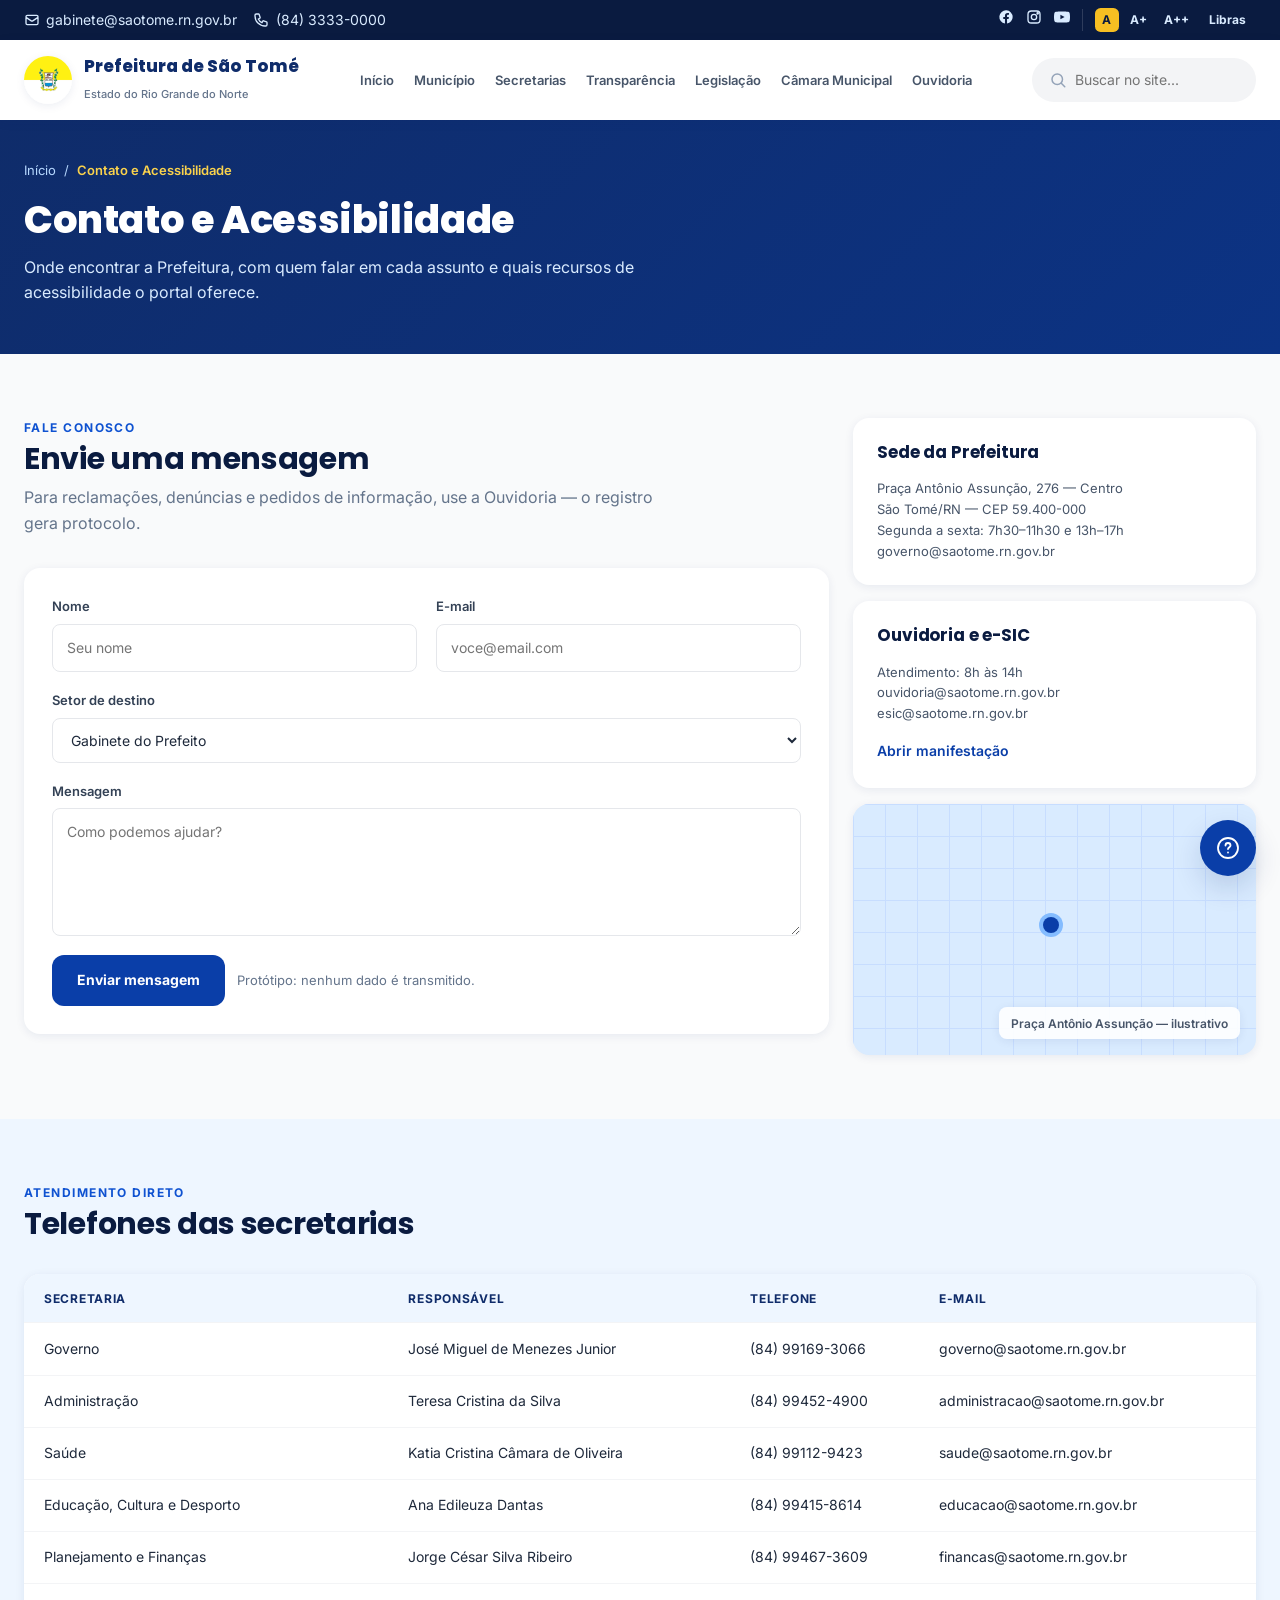
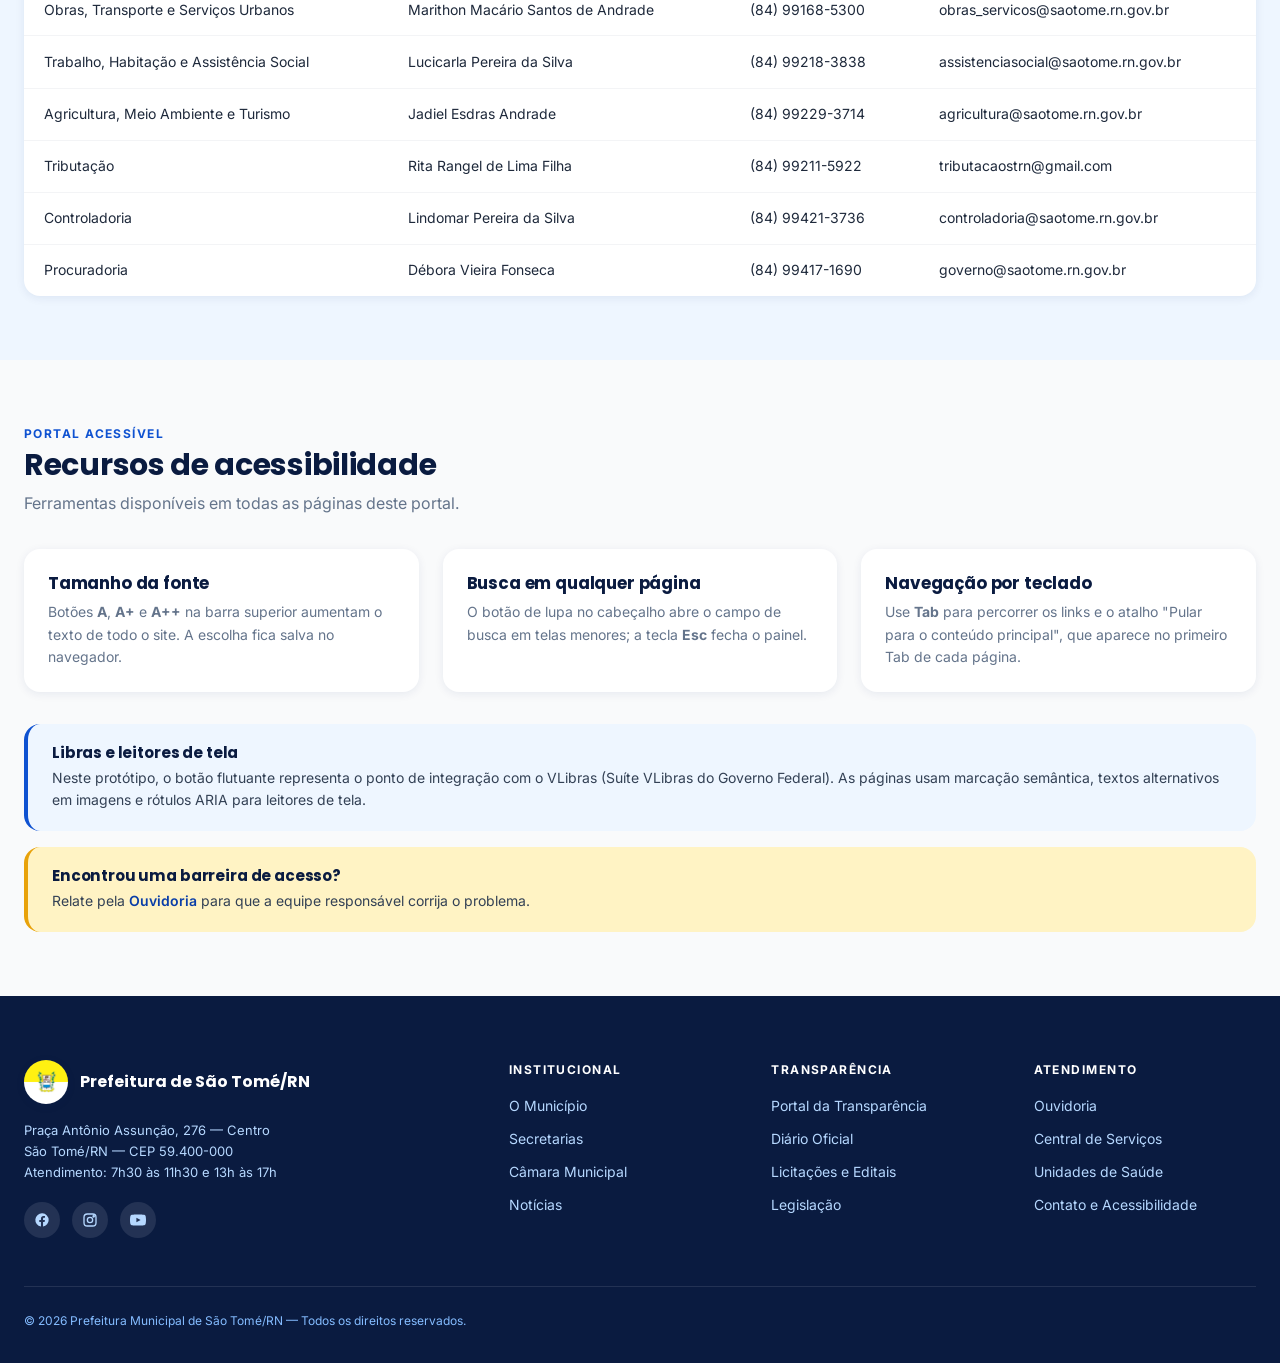
<file: contato.html>
<!DOCTYPE html>
<html lang="pt-BR">
<head>
<meta charset="UTF-8">
<meta name="viewport" content="width=device-width, initial-scale=1.0">
<title>Contato e Acessibilidade — Prefeitura Municipal de São Tomé/RN</title>
<meta name="description" content="Endereço, horários, telefones e recursos de acessibilidade do portal da Prefeitura de São Tomé/RN.">
<link rel="preconnect" href="https://fonts.googleapis.com">
<link rel="preconnect" href="https://fonts.gstatic.com" crossorigin>
<link href="https://fonts.googleapis.com/css2?family=Inter:wght@400;500;600;700;800&family=Poppins:wght@600;700;800&display=swap" rel="stylesheet">
<link rel="icon" href="assets/img/brasao-sao-tome.png">
<link rel="stylesheet" href="assets/css/site.css">
<script src="assets/js/site.js" defer></script>
</head>
<body data-page="contato">

<main id="conteudo">

  <section class="page-hero">
    <div class="container">
      <nav class="breadcrumb" aria-label="Você está em">
        <a href="index.html">Início</a> <span>/</span> <span aria-current="page">Contato e Acessibilidade</span>
      </nav>
      <h1>Contato e Acessibilidade</h1>
      <p>Onde encontrar a Prefeitura, com quem falar em cada assunto e quais recursos de acessibilidade o portal oferece.</p>
    </div>
  </section>

  <section class="section">
    <div class="container">
      <div class="grid grid--sidebar">

        <div>
          <div class="section-head">
            <p class="eyebrow">Fale conosco</p>
            <h2 class="section-title">Envie uma mensagem</h2>
            <p class="lead">Para reclamações, denúncias e pedidos de informação, use a <a href="ouvidoria.html">Ouvidoria</a> — o registro gera protocolo.</p>
          </div>

          <form class="form" data-mock-form>
            <p class="form-status" role="status"></p>
            <div class="form__row">
              <div class="field">
                <label for="c-nome">Nome</label>
                <input id="c-nome" type="text" placeholder="Seu nome" required>
              </div>
              <div class="field">
                <label for="c-email">E-mail</label>
                <input id="c-email" type="email" placeholder="voce@email.com" required>
              </div>
            </div>
            <div class="field">
              <label for="c-setor">Setor de destino</label>
              <select id="c-setor">
                <option>Gabinete do Prefeito</option>
                <option>Administração</option>
                <option>Saúde</option>
                <option>Educação, Cultura e Desporto</option>
                <option>Obras, Transporte e Serviços Urbanos</option>
                <option>Tributação</option>
                <option>Assistência Social</option>
              </select>
            </div>
            <div class="field">
              <label for="c-mensagem">Mensagem</label>
              <textarea id="c-mensagem" placeholder="Como podemos ajudar?" required></textarea>
            </div>
            <div class="row">
              <button class="btn btn--primary" type="submit">Enviar mensagem</button>
              <span class="small muted">Protótipo: nenhum dado é transmitido.</span>
            </div>
          </form>
        </div>

        <aside class="stack">
          <div class="card">
            <div class="card__body">
              <h3 class="card__title">Sede da Prefeitura</h3>
              <p class="meta-line mt-2">Praça Antônio Assunção, 276 — Centro<br>São Tomé/RN — CEP 59.400-000</p>
              <p class="meta-line">Segunda a sexta: 7h30–11h30 e 13h–17h</p>
              <p class="meta-line"><a href="mailto:governo@saotome.rn.gov.br">governo@saotome.rn.gov.br</a></p>
            </div>
          </div>
          <div class="card">
            <div class="card__body">
              <h3 class="card__title">Ouvidoria e e-SIC</h3>
              <p class="meta-line mt-2">Atendimento: 8h às 14h</p>
              <p class="meta-line"><a href="mailto:ouvidoria@saotome.rn.gov.br">ouvidoria@saotome.rn.gov.br</a></p>
              <p class="meta-line"><a href="mailto:esic@saotome.rn.gov.br">esic@saotome.rn.gov.br</a></p>
              <a class="link-more mt-2" href="ouvidoria.html">Abrir manifestação</a>
            </div>
          </div>
          <div class="map-mock">
            <span class="map-pin map-pin--pulse" style="top:45%; left:47%"></span>
            <span class="map-mock__tag">Praça Antônio Assunção — ilustrativo</span>
          </div>
        </aside>

      </div>
    </div>
  </section>

  <!-- Telefones por secretaria -->
  <section class="section section--soft">
    <div class="container">
      <div class="section-head">
        <p class="eyebrow">Atendimento direto</p>
        <h2 class="section-title">Telefones das secretarias</h2>
      </div>
      <div class="table-wrap">
        <table class="data">
          <caption class="sr-only">Telefones e e-mails das secretarias municipais</caption>
          <thead>
            <tr><th scope="col">Secretaria</th><th scope="col">Responsável</th><th scope="col">Telefone</th><th scope="col">E-mail</th></tr>
          </thead>
          <tbody>
            <tr><td>Governo</td><td>José Miguel de Menezes Junior</td><td>(84) 99169-3066</td><td>governo@saotome.rn.gov.br</td></tr>
            <tr><td>Administração</td><td>Teresa Cristina da Silva</td><td>(84) 99452-4900</td><td>administracao@saotome.rn.gov.br</td></tr>
            <tr><td>Saúde</td><td>Katia Cristina Câmara de Oliveira</td><td>(84) 99112-9423</td><td>saude@saotome.rn.gov.br</td></tr>
            <tr><td>Educação, Cultura e Desporto</td><td>Ana Edileuza Dantas</td><td>(84) 99415-8614</td><td>educacao@saotome.rn.gov.br</td></tr>
            <tr><td>Planejamento e Finanças</td><td>Jorge César Silva Ribeiro</td><td>(84) 99467-3609</td><td>financas@saotome.rn.gov.br</td></tr>
            <tr><td>Obras, Transporte e Serviços Urbanos</td><td>Marithon Macário Santos de Andrade</td><td>(84) 99168-5300</td><td>obras_servicos@saotome.rn.gov.br</td></tr>
            <tr><td>Trabalho, Habitação e Assistência Social</td><td>Lucicarla Pereira da Silva</td><td>(84) 99218-3838</td><td>assistenciasocial@saotome.rn.gov.br</td></tr>
            <tr><td>Agricultura, Meio Ambiente e Turismo</td><td>Jadiel Esdras Andrade</td><td>(84) 99229-3714</td><td>agricultura@saotome.rn.gov.br</td></tr>
            <tr><td>Tributação</td><td>Rita Rangel de Lima Filha</td><td>(84) 99211-5922</td><td>tributacaostrn@gmail.com</td></tr>
            <tr><td>Controladoria</td><td>Lindomar Pereira da Silva</td><td>(84) 99421-3736</td><td>controladoria@saotome.rn.gov.br</td></tr>
            <tr><td>Procuradoria</td><td>Débora Vieira Fonseca</td><td>(84) 99417-1690</td><td>governo@saotome.rn.gov.br</td></tr>
          </tbody>
        </table>
      </div>
    </div>
  </section>

  <!-- Acessibilidade -->
  <section class="section" id="acessibilidade">
    <div class="container">
      <div class="section-head">
        <p class="eyebrow">Portal acessível</p>
        <h2 class="section-title">Recursos de acessibilidade</h2>
        <p class="lead">Ferramentas disponíveis em todas as páginas deste portal.</p>
      </div>

      <div class="grid grid--3 mb-4">
        <div class="card">
          <div class="card__body">
            <h3 class="card__title">Tamanho da fonte</h3>
            <p class="card__text">Botões <strong>A</strong>, <strong>A+</strong> e <strong>A++</strong> na barra superior aumentam o texto de todo o site. A escolha fica salva no navegador.</p>
          </div>
        </div>
        <div class="card">
          <div class="card__body">
            <h3 class="card__title">Busca em qualquer página</h3>
            <p class="card__text">O botão de lupa no cabeçalho abre o campo de busca em telas menores; a tecla <strong>Esc</strong> fecha o painel.</p>
          </div>
        </div>
        <div class="card">
          <div class="card__body">
            <h3 class="card__title">Navegação por teclado</h3>
            <p class="card__text">Use <strong>Tab</strong> para percorrer os links e o atalho "Pular para o conteúdo principal", que aparece no primeiro Tab de cada página.</p>
          </div>
        </div>
      </div>

      <div class="callout">
        <div>
          <h3>Libras e leitores de tela</h3>
          <p>Neste protótipo, o botão flutuante representa o ponto de integração com o VLibras (Suíte VLibras do Governo Federal). As páginas usam marcação semântica, textos alternativos em imagens e rótulos ARIA para leitores de tela.</p>
        </div>
      </div>

      <div class="callout callout--accent mt-2">
        <div>
          <h3>Encontrou uma barreira de acesso?</h3>
          <p>Relate pela <a class="link-more" href="ouvidoria.html">Ouvidoria</a> para que a equipe responsável corrija o problema.</p>
        </div>
      </div>
    </div>
  </section>

</main>

</body>
</html>
</file>
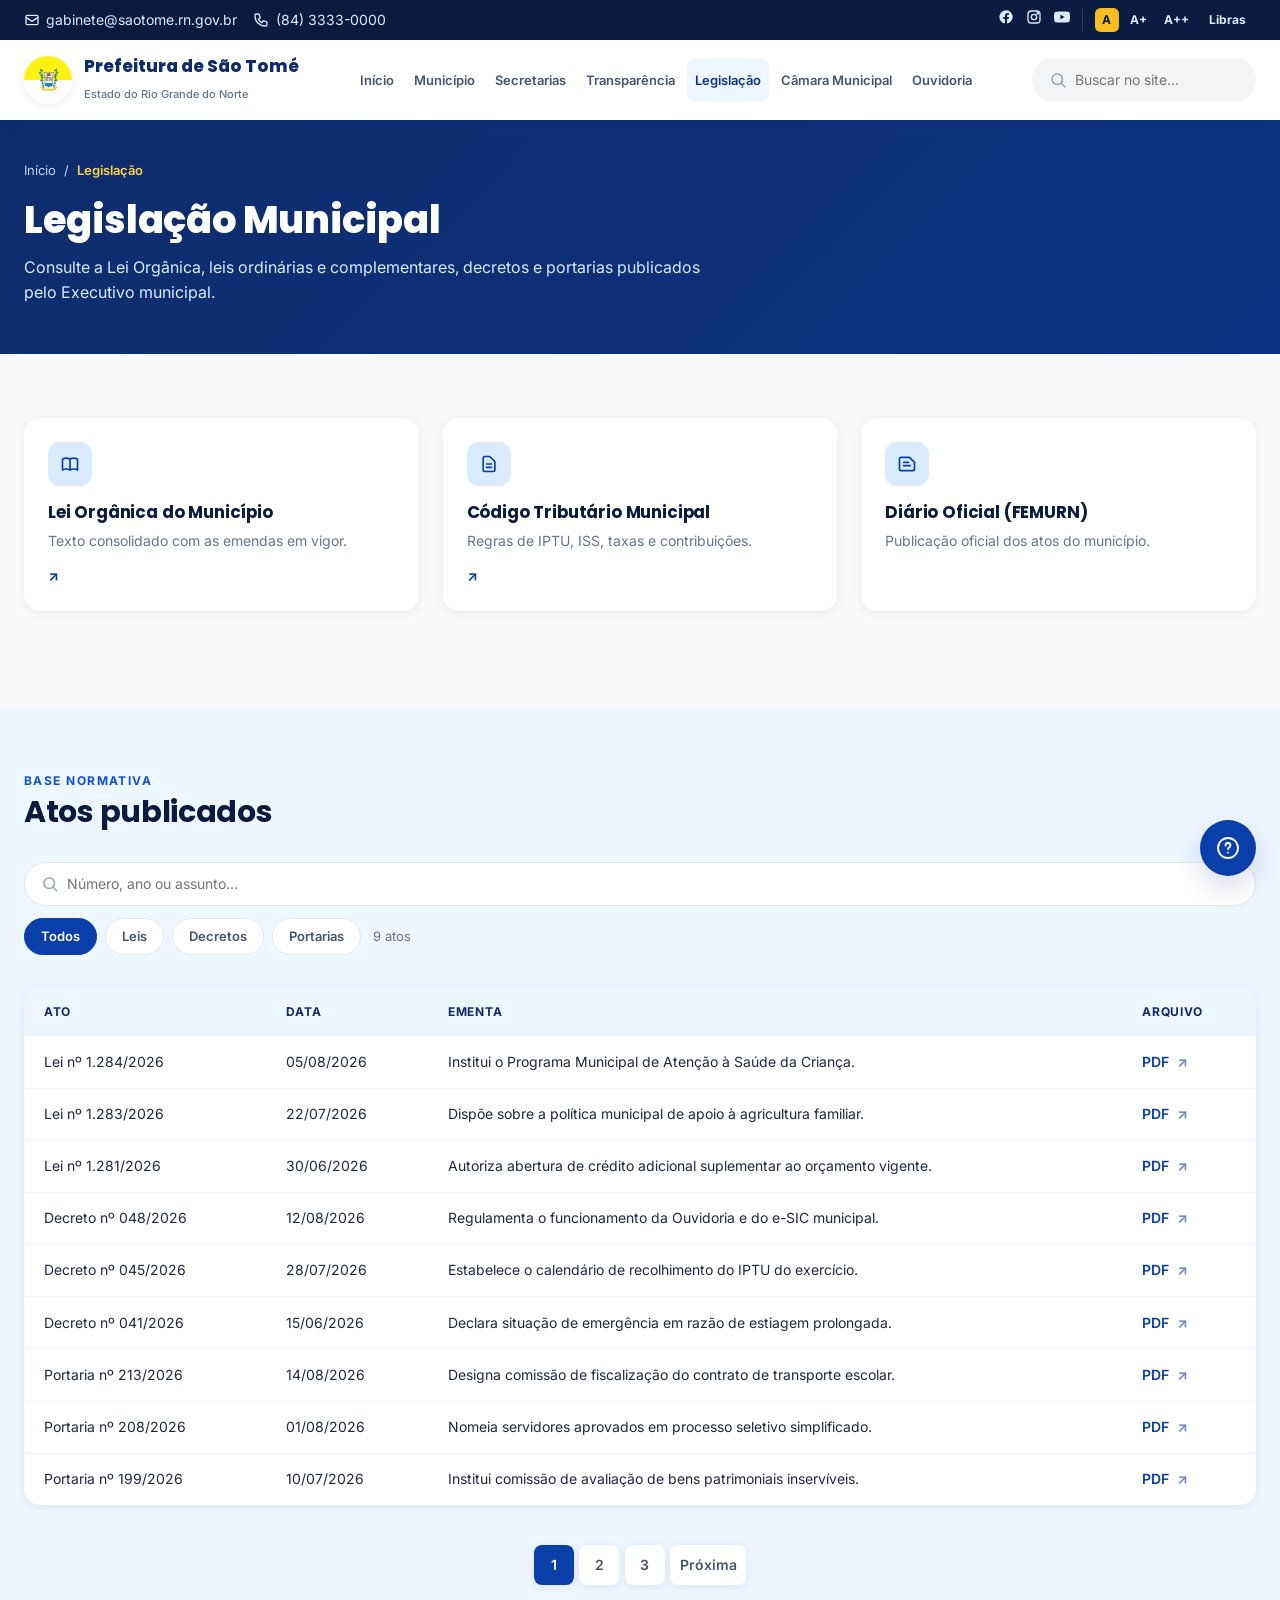
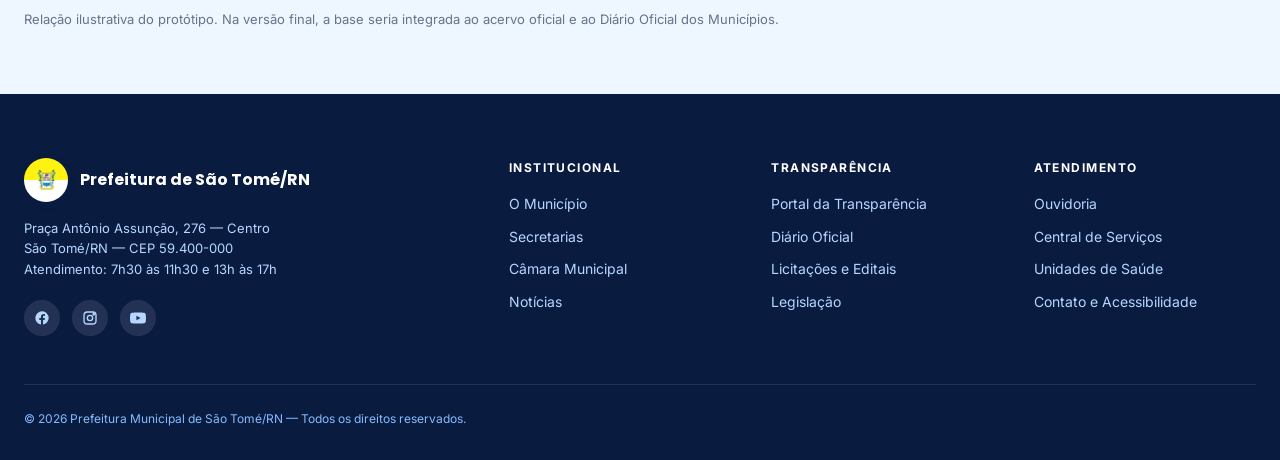
<file: legislacao.html>
<!DOCTYPE html>
<html lang="pt-BR">
<head>
<meta charset="UTF-8">
<meta name="viewport" content="width=device-width, initial-scale=1.0">
<title>Legislação Municipal — Prefeitura Municipal de São Tomé/RN</title>
<meta name="description" content="Leis, decretos, portarias e demais atos normativos do município de São Tomé/RN.">
<link rel="preconnect" href="https://fonts.googleapis.com">
<link rel="preconnect" href="https://fonts.gstatic.com" crossorigin>
<link href="https://fonts.googleapis.com/css2?family=Inter:wght@400;500;600;700;800&family=Poppins:wght@600;700;800&display=swap" rel="stylesheet">
<link rel="icon" href="assets/img/brasao-sao-tome.png">
<link rel="stylesheet" href="assets/css/site.css">
<script src="assets/js/site.js" defer></script>
</head>
<body data-page="legislacao">

<main id="conteudo">

  <section class="page-hero">
    <div class="container">
      <nav class="breadcrumb" aria-label="Você está em">
        <a href="index.html">Início</a> <span>/</span> <span aria-current="page">Legislação</span>
      </nav>
      <h1>Legislação Municipal</h1>
      <p>Consulte a Lei Orgânica, leis ordinárias e complementares, decretos e portarias publicados pelo Executivo municipal.</p>
    </div>
  </section>

  <section class="section">
    <div class="container">
      <div class="grid grid--3 mb-4">
        <a class="card card--hover ext" href="https://www.diariomunicipal.com.br/femurn/" target="_blank" rel="noopener">
          <div class="card__body">
            <span class="card__icon"><svg width="20" height="20" viewBox="0 0 24 24" fill="none" stroke="currentColor" stroke-width="2"><path stroke-linecap="round" stroke-linejoin="round" d="M12 6.253v13m0-13C10.8 5.5 9.2 5 7.5 5S4.2 5.5 3 6.253v13C4.2 18.5 5.8 18 7.5 18s3.3.5 4.5 1.253m0-13C13.2 5.5 14.8 5 16.5 5s3.3.5 4.5 1.253v13C19.8 18.5 18.2 18 16.5 18s-3.3.5-4.5 1.253"/></svg></span>
            <h3 class="card__title">Lei Orgânica do Município</h3>
            <p class="card__text">Texto consolidado com as emendas em vigor.</p>
          </div>
        </a>
        <a class="card card--hover ext" href="https://www.diariomunicipal.com.br/femurn/" target="_blank" rel="noopener">
          <div class="card__body">
            <span class="card__icon"><svg width="20" height="20" viewBox="0 0 24 24" fill="none" stroke="currentColor" stroke-width="2"><path stroke-linecap="round" stroke-linejoin="round" d="M9 12h6m-6 4h6m2 5H7a2 2 0 01-2-2V5a2 2 0 012-2h5.586a1 1 0 01.707.293l5.414 5.414a1 1 0 01.293.707V19a2 2 0 01-2 2z"/></svg></span>
            <h3 class="card__title">Código Tributário Municipal</h3>
            <p class="card__text">Regras de IPTU, ISS, taxas e contribuições.</p>
          </div>
        </a>
        <a class="card card--hover" href="https://www.diariomunicipal.com.br/femurn/" target="_blank" rel="noopener">
          <div class="card__body">
            <span class="card__icon"><svg width="20" height="20" viewBox="0 0 24 24" fill="none" stroke="currentColor" stroke-width="2"><path stroke-linecap="round" stroke-linejoin="round" d="M19 20H5a2 2 0 01-2-2V6a2 2 0 012-2h10l6 6v8a2 2 0 01-2 2zM8 10h6M8 14h8"/></svg></span>
            <h3 class="card__title">Diário Oficial (FEMURN)</h3>
            <p class="card__text">Publicação oficial dos atos do município.</p>
          </div>
        </a>
      </div>
    </div>
  </section>

  <section class="section section--soft">
    <div class="container" data-filter-scope>
      <div class="section-head">
        <p class="eyebrow">Base normativa</p>
        <h2 class="section-title">Atos publicados</h2>
      </div>

      <div class="filter-bar">
        <form class="search" role="search">
          <label class="sr-only" for="filtro-leis">Buscar ato normativo</label>
          <svg width="18" height="18" viewBox="0 0 24 24" fill="none" stroke="currentColor" stroke-width="2"><circle cx="11" cy="11" r="7"/><path stroke-linecap="round" d="M21 21l-4.3-4.3"/></svg>
          <input id="filtro-leis" type="search" placeholder="Número, ano ou assunto..." data-filter-input>
        </form>
        <div class="chips" role="group" aria-label="Filtrar por tipo de ato">
          <button class="chip" type="button" data-filter="all" aria-pressed="true">Todos</button>
          <button class="chip" type="button" data-filter="lei" aria-pressed="false">Leis</button>
          <button class="chip" type="button" data-filter="decreto" aria-pressed="false">Decretos</button>
          <button class="chip" type="button" data-filter="portaria" aria-pressed="false">Portarias</button>
        </div>
        <p class="small muted"><span data-filter-count>9</span> atos</p>
      </div>

      <div class="table-wrap">
        <table class="data">
          <caption class="sr-only">Atos normativos publicados</caption>
          <thead>
            <tr><th scope="col">Ato</th><th scope="col">Data</th><th scope="col">Ementa</th><th scope="col">Arquivo</th></tr>
          </thead>
          <tbody>
            <tr data-item data-category="lei"><td>Lei nº 1.284/2026</td><td>05/08/2026</td><td>Institui o Programa Municipal de Atenção à Saúde da Criança.</td><td><a class="link-more ext" href="https://www.diariomunicipal.com.br/femurn/" target="_blank" rel="noopener">PDF</a></td></tr>
            <tr data-item data-category="lei"><td>Lei nº 1.283/2026</td><td>22/07/2026</td><td>Dispõe sobre a política municipal de apoio à agricultura familiar.</td><td><a class="link-more ext" href="https://www.diariomunicipal.com.br/femurn/" target="_blank" rel="noopener">PDF</a></td></tr>
            <tr data-item data-category="lei"><td>Lei nº 1.281/2026</td><td>30/06/2026</td><td>Autoriza abertura de crédito adicional suplementar ao orçamento vigente.</td><td><a class="link-more ext" href="https://www.diariomunicipal.com.br/femurn/" target="_blank" rel="noopener">PDF</a></td></tr>
            <tr data-item data-category="decreto"><td>Decreto nº 048/2026</td><td>12/08/2026</td><td>Regulamenta o funcionamento da Ouvidoria e do e-SIC municipal.</td><td><a class="link-more ext" href="https://www.diariomunicipal.com.br/femurn/" target="_blank" rel="noopener">PDF</a></td></tr>
            <tr data-item data-category="decreto"><td>Decreto nº 045/2026</td><td>28/07/2026</td><td>Estabelece o calendário de recolhimento do IPTU do exercício.</td><td><a class="link-more ext" href="https://www.diariomunicipal.com.br/femurn/" target="_blank" rel="noopener">PDF</a></td></tr>
            <tr data-item data-category="decreto"><td>Decreto nº 041/2026</td><td>15/06/2026</td><td>Declara situação de emergência em razão de estiagem prolongada.</td><td><a class="link-more ext" href="https://www.diariomunicipal.com.br/femurn/" target="_blank" rel="noopener">PDF</a></td></tr>
            <tr data-item data-category="portaria"><td>Portaria nº 213/2026</td><td>14/08/2026</td><td>Designa comissão de fiscalização do contrato de transporte escolar.</td><td><a class="link-more ext" href="https://www.diariomunicipal.com.br/femurn/" target="_blank" rel="noopener">PDF</a></td></tr>
            <tr data-item data-category="portaria"><td>Portaria nº 208/2026</td><td>01/08/2026</td><td>Nomeia servidores aprovados em processo seletivo simplificado.</td><td><a class="link-more ext" href="https://www.diariomunicipal.com.br/femurn/" target="_blank" rel="noopener">PDF</a></td></tr>
            <tr data-item data-category="portaria"><td>Portaria nº 199/2026</td><td>10/07/2026</td><td>Institui comissão de avaliação de bens patrimoniais inservíveis.</td><td><a class="link-more ext" href="https://www.diariomunicipal.com.br/femurn/" target="_blank" rel="noopener">PDF</a></td></tr>
          </tbody>
        </table>
      </div>

      <p class="empty-state">Nenhum ato encontrado com esses filtros.</p>

      <div class="pagination">
        <span class="is-current">1</span>
        <a href="#">2</a>
        <a href="#">3</a>
        <a href="#">Próxima</a>
      </div>

      <p class="small muted mt-3">Relação ilustrativa do protótipo. Na versão final, a base seria integrada ao acervo oficial e ao Diário Oficial dos Municípios.</p>
    </div>
  </section>

</main>

</body>
</html>
</file>
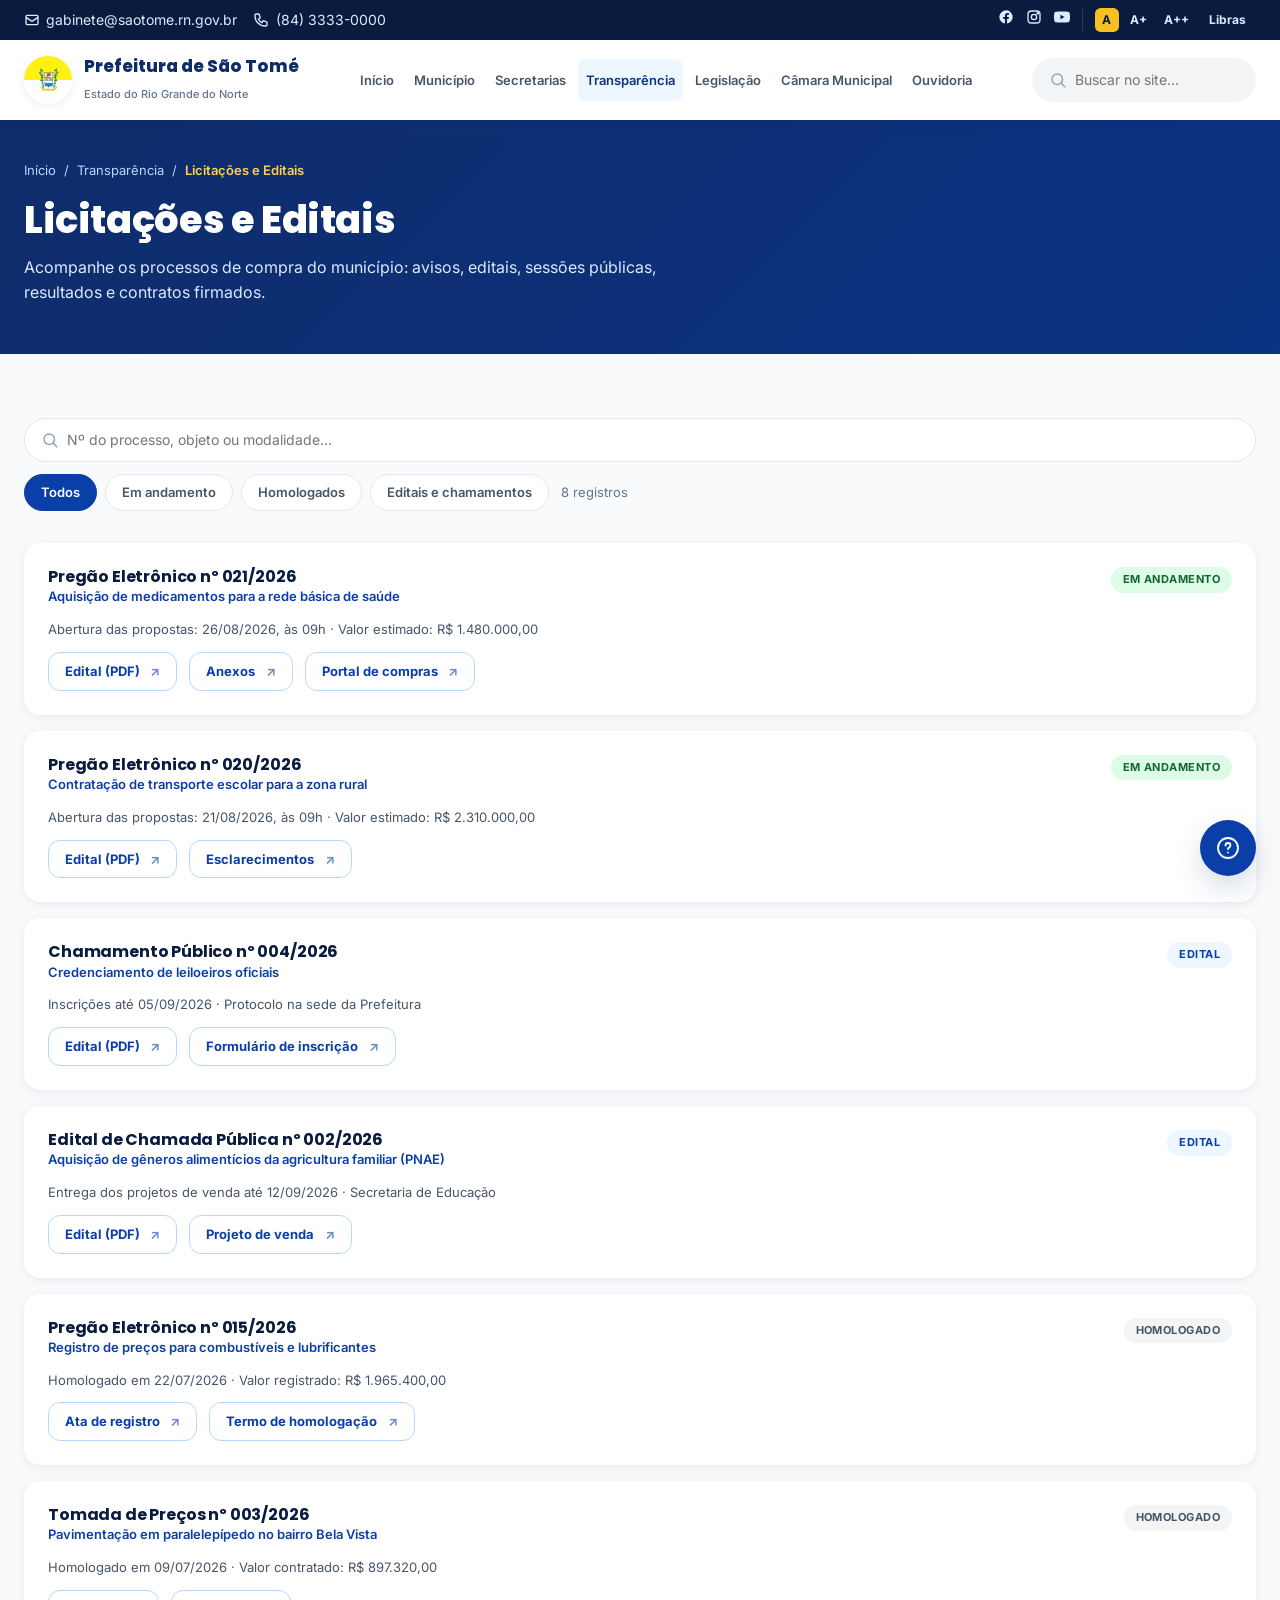
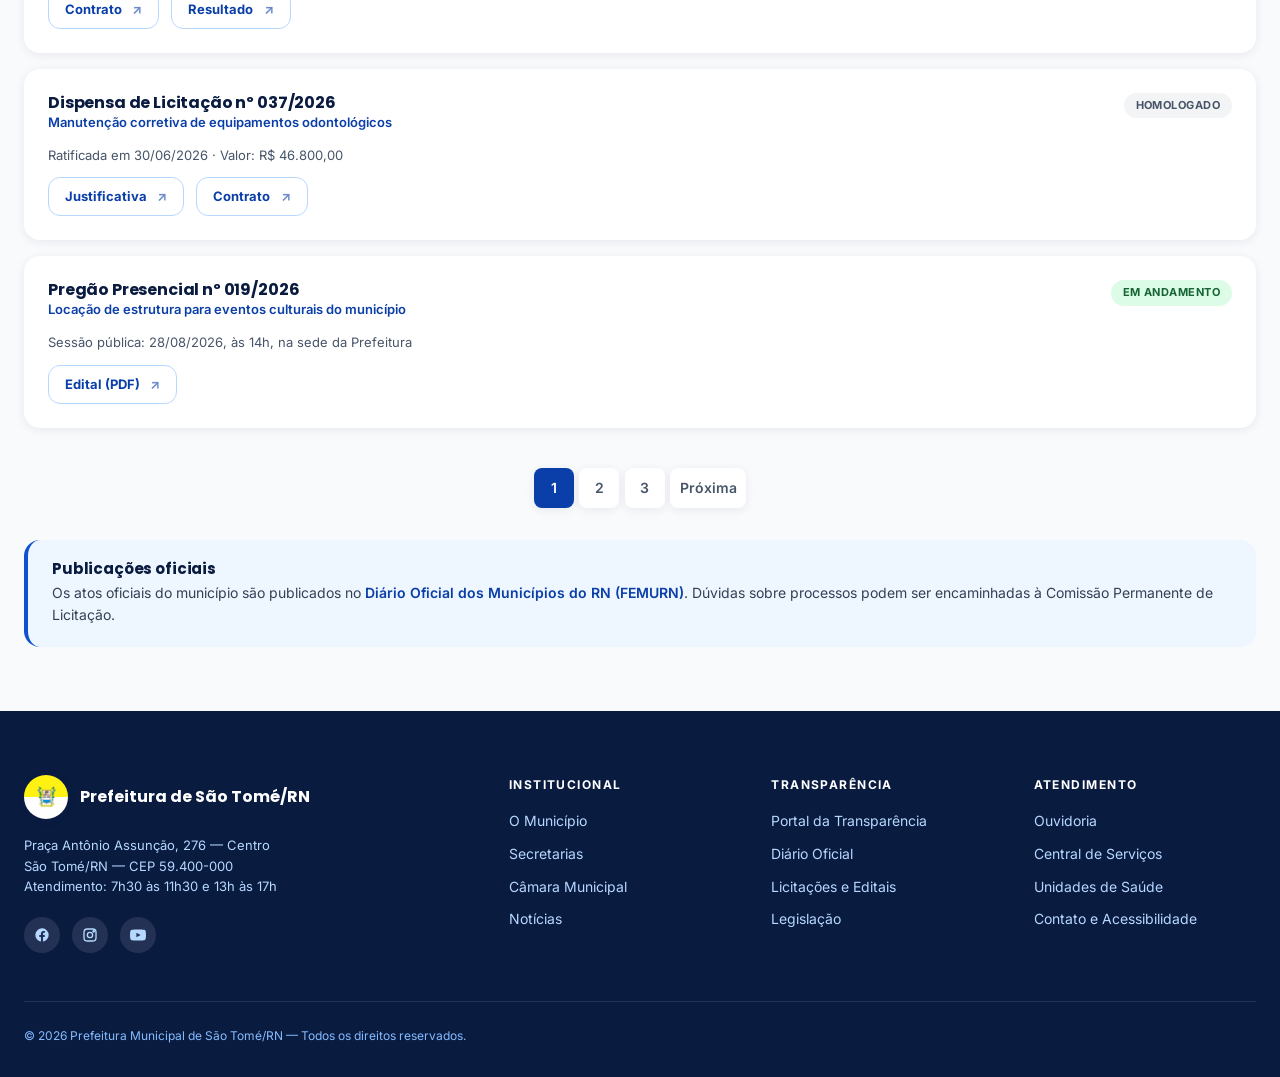
<file: licitacoes.html>
<!DOCTYPE html>
<html lang="pt-BR">
<head>
<meta charset="UTF-8">
<meta name="viewport" content="width=device-width, initial-scale=1.0">
<title>Licitações e Editais — Prefeitura Municipal de São Tomé/RN</title>
<meta name="description" content="Processos licitatórios, editais, atas e contratos da Prefeitura Municipal de São Tomé/RN.">
<link rel="preconnect" href="https://fonts.googleapis.com">
<link rel="preconnect" href="https://fonts.gstatic.com" crossorigin>
<link href="https://fonts.googleapis.com/css2?family=Inter:wght@400;500;600;700;800&family=Poppins:wght@600;700;800&display=swap" rel="stylesheet">
<link rel="icon" href="assets/img/brasao-sao-tome.png">
<link rel="stylesheet" href="assets/css/site.css">
<script src="assets/js/site.js" defer></script>
</head>
<body data-page="transparencia">

<main id="conteudo">

  <section class="page-hero">
    <div class="container">
      <nav class="breadcrumb" aria-label="Você está em">
        <a href="index.html">Início</a> <span>/</span>
        <a href="transparencia.html">Transparência</a> <span>/</span>
        <span aria-current="page">Licitações e Editais</span>
      </nav>
      <h1>Licitações e Editais</h1>
      <p>Acompanhe os processos de compra do município: avisos, editais, sessões públicas, resultados e contratos firmados.</p>
    </div>
  </section>

  <section class="section">
    <div class="container" data-filter-scope>

      <div class="filter-bar">
        <form class="search" role="search">
          <label class="sr-only" for="filtro-licitacoes">Buscar processo</label>
          <svg width="18" height="18" viewBox="0 0 24 24" fill="none" stroke="currentColor" stroke-width="2"><circle cx="11" cy="11" r="7"/><path stroke-linecap="round" d="M21 21l-4.3-4.3"/></svg>
          <input id="filtro-licitacoes" type="search" placeholder="Nº do processo, objeto ou modalidade..." data-filter-input>
        </form>
        <div class="chips" role="group" aria-label="Filtrar por situação">
          <button class="chip" type="button" data-filter="all" aria-pressed="true">Todos</button>
          <button class="chip" type="button" data-filter="aberto" aria-pressed="false">Em andamento</button>
          <button class="chip" type="button" data-filter="homologado" aria-pressed="false">Homologados</button>
          <button class="chip" type="button" data-filter="edital" aria-pressed="false">Editais e chamamentos</button>
        </div>
        <p class="small muted"><span data-filter-count>8</span> registros</p>
      </div>

      <div class="stack">

        <article class="unit-card" data-item data-category="aberto">
          <div class="unit-card__head">
            <div>
              <h3>Pregão Eletrônico nº 021/2026</h3>
              <p class="unit-card__role">Aquisição de medicamentos para a rede básica de saúde</p>
            </div>
            <span class="badge badge--open">Em andamento</span>
          </div>
          <p class="meta-line">Abertura das propostas: 26/08/2026, às 09h · Valor estimado: R$ 1.480.000,00</p>
          <div class="row">
            <a class="btn btn--outline btn--sm ext" href="https://saotome.rn.gov.br/licitacoes-de-despesas/" target="_blank" rel="noopener">Edital (PDF)</a>
            <a class="btn btn--outline btn--sm ext" href="https://saotome.rn.gov.br/licitacoes-de-despesas/" target="_blank" rel="noopener">Anexos</a>
            <a class="btn btn--outline btn--sm ext" href="https://pncp.gov.br/app/editais" target="_blank" rel="noopener">Portal de compras</a>
          </div>
        </article>

        <article class="unit-card" data-item data-category="aberto">
          <div class="unit-card__head">
            <div>
              <h3>Pregão Eletrônico nº 020/2026</h3>
              <p class="unit-card__role">Contratação de transporte escolar para a zona rural</p>
            </div>
            <span class="badge badge--open">Em andamento</span>
          </div>
          <p class="meta-line">Abertura das propostas: 21/08/2026, às 09h · Valor estimado: R$ 2.310.000,00</p>
          <div class="row">
            <a class="btn btn--outline btn--sm ext" href="https://saotome.rn.gov.br/licitacoes-de-despesas/" target="_blank" rel="noopener">Edital (PDF)</a>
            <a class="btn btn--outline btn--sm ext" href="https://saotome.rn.gov.br/licitacoes-de-despesas/" target="_blank" rel="noopener">Esclarecimentos</a>
          </div>
        </article>

        <article class="unit-card" data-item data-category="edital">
          <div class="unit-card__head">
            <div>
              <h3>Chamamento Público nº 004/2026</h3>
              <p class="unit-card__role">Credenciamento de leiloeiros oficiais</p>
            </div>
            <span class="badge badge--soft">Edital</span>
          </div>
          <p class="meta-line">Inscrições até 05/09/2026 · Protocolo na sede da Prefeitura</p>
          <div class="row">
            <a class="btn btn--outline btn--sm ext" href="https://saotome.rn.gov.br/licitacoes-de-despesas/" target="_blank" rel="noopener">Edital (PDF)</a>
            <a class="btn btn--outline btn--sm ext" href="https://saotome.rn.gov.br/editais-2/" target="_blank" rel="noopener">Formulário de inscrição</a>
          </div>
        </article>

        <article class="unit-card" data-item data-category="edital">
          <div class="unit-card__head">
            <div>
              <h3>Edital de Chamada Pública nº 002/2026</h3>
              <p class="unit-card__role">Aquisição de gêneros alimentícios da agricultura familiar (PNAE)</p>
            </div>
            <span class="badge badge--soft">Edital</span>
          </div>
          <p class="meta-line">Entrega dos projetos de venda até 12/09/2026 · Secretaria de Educação</p>
          <div class="row">
            <a class="btn btn--outline btn--sm ext" href="https://saotome.rn.gov.br/licitacoes-de-despesas/" target="_blank" rel="noopener">Edital (PDF)</a>
            <a class="btn btn--outline btn--sm ext" href="https://saotome.rn.gov.br/editais-2/" target="_blank" rel="noopener">Projeto de venda</a>
          </div>
        </article>

        <article class="unit-card" data-item data-category="homologado">
          <div class="unit-card__head">
            <div>
              <h3>Pregão Eletrônico nº 015/2026</h3>
              <p class="unit-card__role">Registro de preços para combustíveis e lubrificantes</p>
            </div>
            <span class="badge badge--closed">Homologado</span>
          </div>
          <p class="meta-line">Homologado em 22/07/2026 · Valor registrado: R$ 1.965.400,00</p>
          <div class="row">
            <a class="btn btn--outline btn--sm ext" href="https://saotome.rn.gov.br/licitacoes-de-despesas/" target="_blank" rel="noopener">Ata de registro</a>
            <a class="btn btn--outline btn--sm ext" href="https://saotome.rn.gov.br/licitacoes-de-despesas/" target="_blank" rel="noopener">Termo de homologação</a>
          </div>
        </article>

        <article class="unit-card" data-item data-category="homologado">
          <div class="unit-card__head">
            <div>
              <h3>Tomada de Preços nº 003/2026</h3>
              <p class="unit-card__role">Pavimentação em paralelepípedo no bairro Bela Vista</p>
            </div>
            <span class="badge badge--closed">Homologado</span>
          </div>
          <p class="meta-line">Homologado em 09/07/2026 · Valor contratado: R$ 897.320,00</p>
          <div class="row">
            <a class="btn btn--outline btn--sm ext" href="https://saotome.rn.gov.br/licitacoes-de-despesas/" target="_blank" rel="noopener">Contrato</a>
            <a class="btn btn--outline btn--sm ext" href="https://saotome.rn.gov.br/licitacoes-de-despesas/" target="_blank" rel="noopener">Resultado</a>
          </div>
        </article>

        <article class="unit-card" data-item data-category="homologado">
          <div class="unit-card__head">
            <div>
              <h3>Dispensa de Licitação nº 037/2026</h3>
              <p class="unit-card__role">Manutenção corretiva de equipamentos odontológicos</p>
            </div>
            <span class="badge badge--closed">Homologado</span>
          </div>
          <p class="meta-line">Ratificada em 30/06/2026 · Valor: R$ 46.800,00</p>
          <div class="row">
            <a class="btn btn--outline btn--sm ext" href="https://saotome.rn.gov.br/licitacoes-de-despesas/" target="_blank" rel="noopener">Justificativa</a>
            <a class="btn btn--outline btn--sm ext" href="https://saotome.rn.gov.br/licitacoes-de-despesas/" target="_blank" rel="noopener">Contrato</a>
          </div>
        </article>

        <article class="unit-card" data-item data-category="aberto">
          <div class="unit-card__head">
            <div>
              <h3>Pregão Presencial nº 019/2026</h3>
              <p class="unit-card__role">Locação de estrutura para eventos culturais do município</p>
            </div>
            <span class="badge badge--open">Em andamento</span>
          </div>
          <p class="meta-line">Sessão pública: 28/08/2026, às 14h, na sede da Prefeitura</p>
          <div class="row">
            <a class="btn btn--outline btn--sm ext" href="https://saotome.rn.gov.br/licitacoes-de-despesas/" target="_blank" rel="noopener">Edital (PDF)</a>
          </div>
        </article>

      </div>

      <p class="empty-state">Nenhum processo encontrado com esses filtros.</p>

      <div class="pagination">
        <span class="is-current">1</span>
        <a href="#">2</a>
        <a href="#">3</a>
        <a href="#">Próxima</a>
      </div>

      <div class="callout mt-4">
        <div>
          <h3>Publicações oficiais</h3>
          <p>Os atos oficiais do município são publicados no <a class="link-more" href="https://www.diariomunicipal.com.br/femurn/" target="_blank" rel="noopener">Diário Oficial dos Municípios do RN (FEMURN)</a>. Dúvidas sobre processos podem ser encaminhadas à Comissão Permanente de Licitação.</p>
        </div>
      </div>

    </div>
  </section>

</main>

</body>
</html>
</file>
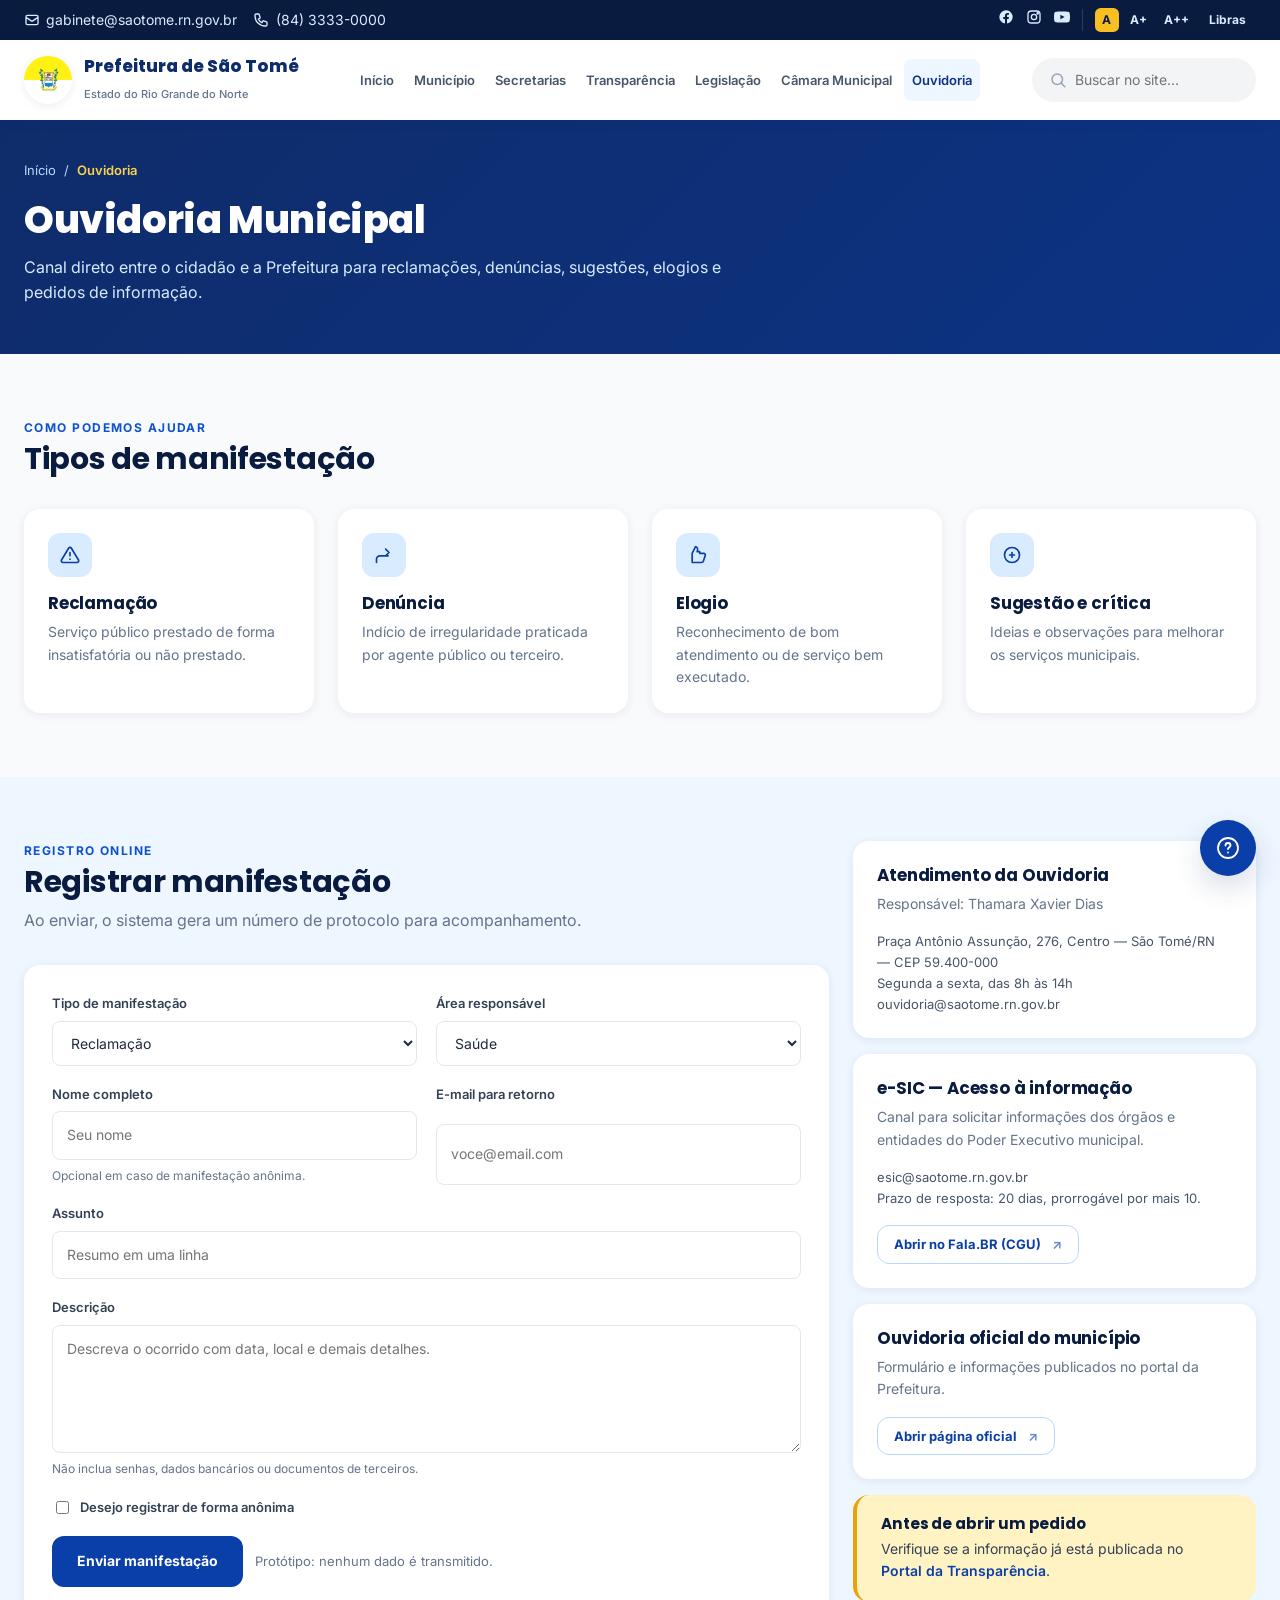
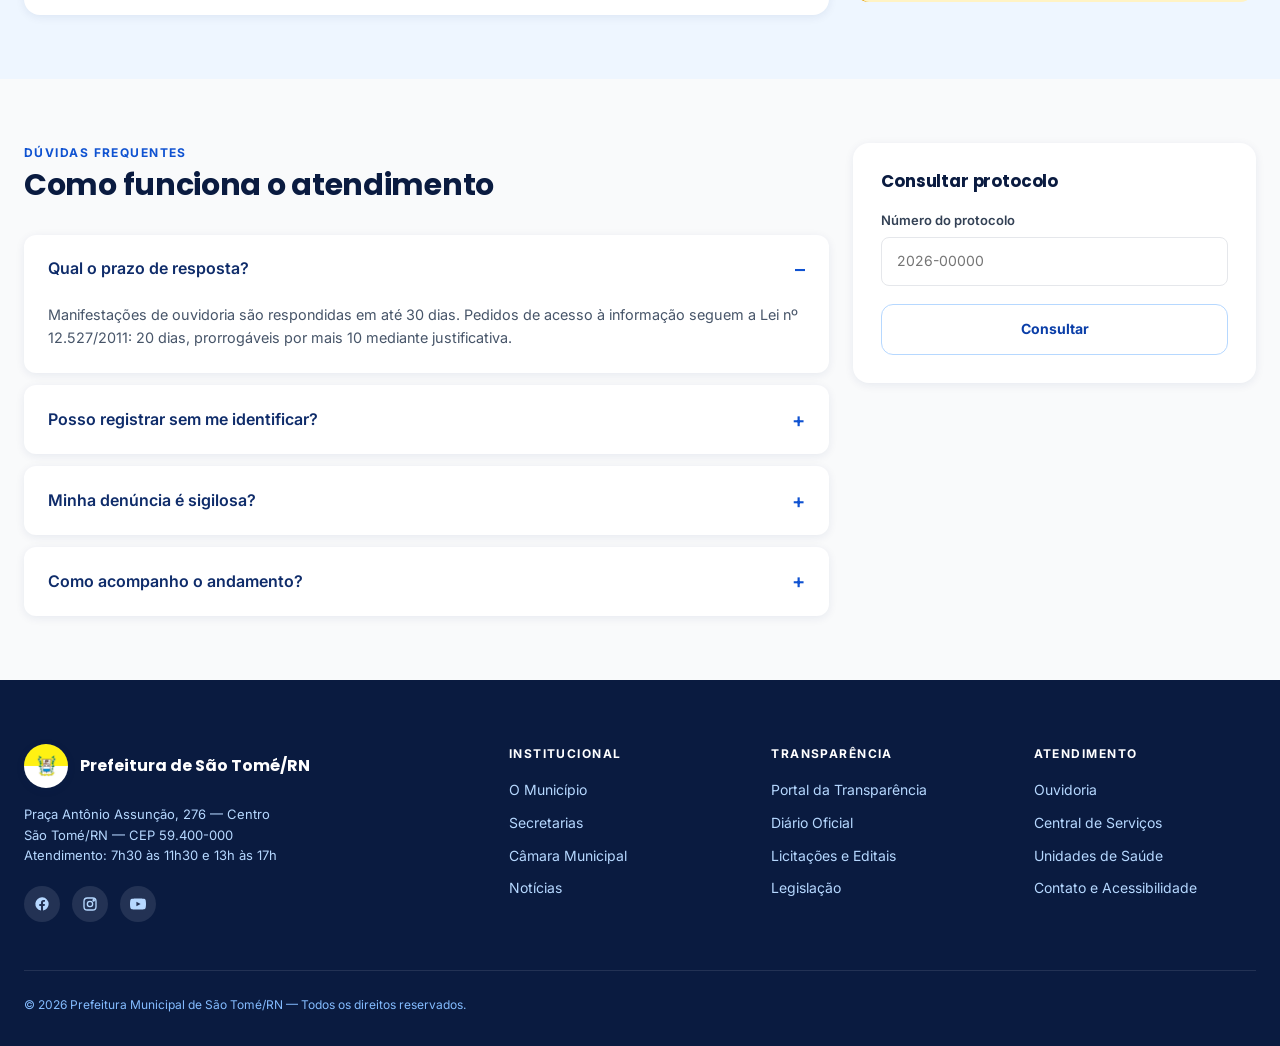
<file: ouvidoria.html>
<!DOCTYPE html>
<html lang="pt-BR">
<head>
<meta charset="UTF-8">
<meta name="viewport" content="width=device-width, initial-scale=1.0">
<title>Ouvidoria e e-SIC — Prefeitura Municipal de São Tomé/RN</title>
<meta name="description" content="Registre reclamações, denúncias, elogios e pedidos de acesso à informação na Ouvidoria de São Tomé/RN.">
<link rel="preconnect" href="https://fonts.googleapis.com">
<link rel="preconnect" href="https://fonts.gstatic.com" crossorigin>
<link href="https://fonts.googleapis.com/css2?family=Inter:wght@400;500;600;700;800&family=Poppins:wght@600;700;800&display=swap" rel="stylesheet">
<link rel="icon" href="assets/img/brasao-sao-tome.png">
<link rel="stylesheet" href="assets/css/site.css">
<script src="assets/js/site.js" defer></script>
</head>
<body data-page="ouvidoria">

<main id="conteudo">

  <section class="page-hero">
    <div class="container">
      <nav class="breadcrumb" aria-label="Você está em">
        <a href="index.html">Início</a> <span>/</span> <span aria-current="page">Ouvidoria</span>
      </nav>
      <h1>Ouvidoria Municipal</h1>
      <p>Canal direto entre o cidadão e a Prefeitura para reclamações, denúncias, sugestões, elogios e pedidos de informação.</p>
    </div>
  </section>

  <!-- Tipos de manifestação -->
  <section class="section">
    <div class="container">
      <div class="section-head">
        <p class="eyebrow">Como podemos ajudar</p>
        <h2 class="section-title">Tipos de manifestação</h2>
      </div>

      <div class="grid grid--4">
        <div class="card">
          <div class="card__body">
            <span class="card__icon"><svg width="20" height="20" viewBox="0 0 24 24" fill="none" stroke="currentColor" stroke-width="2"><path stroke-linecap="round" stroke-linejoin="round" d="M12 9v4m0 4h.01M10.29 3.86L1.82 18a2 2 0 001.71 3h16.94a2 2 0 001.71-3L13.71 3.86a2 2 0 00-3.42 0z"/></svg></span>
            <h3 class="card__title">Reclamação</h3>
            <p class="card__text">Serviço público prestado de forma insatisfatória ou não prestado.</p>
          </div>
        </div>
        <div class="card">
          <div class="card__body">
            <span class="card__icon"><svg width="20" height="20" viewBox="0 0 24 24" fill="none" stroke="currentColor" stroke-width="2"><path stroke-linecap="round" stroke-linejoin="round" d="M3 21v-4a4 4 0 014-4h10M14 5l4 4-4 4"/></svg></span>
            <h3 class="card__title">Denúncia</h3>
            <p class="card__text">Indício de irregularidade praticada por agente público ou terceiro.</p>
          </div>
        </div>
        <div class="card">
          <div class="card__body">
            <span class="card__icon"><svg width="20" height="20" viewBox="0 0 24 24" fill="none" stroke="currentColor" stroke-width="2"><path stroke-linecap="round" stroke-linejoin="round" d="M14 10h4.8a2 2 0 011.9 2.6l-2.3 7A2 2 0 0116.5 21H5V10l4-8 1 .5A3 3 0 0111.6 5L11 8h3z"/></svg></span>
            <h3 class="card__title">Elogio</h3>
            <p class="card__text">Reconhecimento de bom atendimento ou de serviço bem executado.</p>
          </div>
        </div>
        <div class="card">
          <div class="card__body">
            <span class="card__icon"><svg width="20" height="20" viewBox="0 0 24 24" fill="none" stroke="currentColor" stroke-width="2"><path stroke-linecap="round" stroke-linejoin="round" d="M9 12h6m-3-3v6M21 12a9 9 0 11-18 0 9 9 0 0118 0z"/></svg></span>
            <h3 class="card__title">Sugestão e crítica</h3>
            <p class="card__text">Ideias e observações para melhorar os serviços municipais.</p>
          </div>
        </div>
      </div>
    </div>
  </section>

  <!-- Formulário + canais -->
  <section class="section section--soft">
    <div class="container">
      <div class="grid grid--sidebar">

        <div>
          <div class="section-head">
            <p class="eyebrow">Registro online</p>
            <h2 class="section-title">Registrar manifestação</h2>
            <p class="lead">Ao enviar, o sistema gera um número de protocolo para acompanhamento.</p>
          </div>

          <form class="form" data-mock-form>
            <p class="form-status" role="status"></p>

            <div class="form__row">
              <div class="field">
                <label for="tipo">Tipo de manifestação</label>
                <select id="tipo" name="tipo">
                  <option>Reclamação</option>
                  <option>Denúncia</option>
                  <option>Elogio</option>
                  <option>Sugestão</option>
                  <option>Crítica</option>
                  <option>Pedido de informação (e-SIC)</option>
                </select>
              </div>
              <div class="field">
                <label for="area">Área responsável</label>
                <select id="area" name="area">
                  <option>Saúde</option>
                  <option>Educação</option>
                  <option>Obras e Serviços Urbanos</option>
                  <option>Assistência Social</option>
                  <option>Tributação</option>
                  <option>Administração</option>
                  <option>Não sei informar</option>
                </select>
              </div>
            </div>

            <div class="form__row">
              <div class="field">
                <label for="nome">Nome completo</label>
                <input id="nome" name="nome" type="text" placeholder="Seu nome">
                <span class="hint">Opcional em caso de manifestação anônima.</span>
              </div>
              <div class="field">
                <label for="email">E-mail para retorno</label>
                <input id="email" name="email" type="email" placeholder="voce@email.com">
              </div>
            </div>

            <div class="field">
              <label for="assunto">Assunto</label>
              <input id="assunto" name="assunto" type="text" placeholder="Resumo em uma linha" required>
            </div>

            <div class="field">
              <label for="mensagem">Descrição</label>
              <textarea id="mensagem" name="mensagem" placeholder="Descreva o ocorrido com data, local e demais detalhes." required></textarea>
              <span class="hint">Não inclua senhas, dados bancários ou documentos de terceiros.</span>
            </div>

            <div class="field field--inline">
              <input id="anonimo" name="anonimo" type="checkbox">
              <label for="anonimo">Desejo registrar de forma anônima</label>
            </div>

            <div class="row">
              <button class="btn btn--primary" type="submit">Enviar manifestação</button>
              <span class="small muted">Protótipo: nenhum dado é transmitido.</span>
            </div>
          </form>
        </div>

        <aside class="stack">
          <div class="card">
            <div class="card__body">
              <h3 class="card__title">Atendimento da Ouvidoria</h3>
              <p class="card__text">Responsável: Thamara Xavier Dias</p>
              <p class="meta-line mt-2">Praça Antônio Assunção, 276, Centro — São Tomé/RN — CEP 59.400-000</p>
              <p class="meta-line">Segunda a sexta, das 8h às 14h</p>
              <p class="meta-line"><a href="mailto:ouvidoria@saotome.rn.gov.br">ouvidoria@saotome.rn.gov.br</a></p>
            </div>
          </div>

          <div class="card" id="esic">
            <div class="card__body">
              <h3 class="card__title">e-SIC — Acesso à informação</h3>
              <p class="card__text">Canal para solicitar informações dos órgãos e entidades do Poder Executivo municipal.</p>
              <p class="meta-line mt-2"><a href="mailto:esic@saotome.rn.gov.br">esic@saotome.rn.gov.br</a></p>
              <p class="meta-line">Prazo de resposta: 20 dias, prorrogável por mais 10.</p>
              <a class="btn btn--outline btn--sm ext mt-2" href="https://falabr.cgu.gov.br/" target="_blank" rel="noopener">Abrir no Fala.BR (CGU)</a>
            </div>
          </div>

          <div class="card">
            <div class="card__body">
              <h3 class="card__title">Ouvidoria oficial do município</h3>
              <p class="card__text">Formulário e informações publicados no portal da Prefeitura.</p>
              <a class="btn btn--outline btn--sm ext mt-2" href="https://saotome.rn.gov.br/ouvidoria/" target="_blank" rel="noopener">Abrir página oficial</a>
            </div>
          </div>

          <div class="callout callout--accent">
            <div>
              <h3>Antes de abrir um pedido</h3>
              <p>Verifique se a informação já está publicada no <a class="link-more" href="transparencia.html">Portal da Transparência</a>.</p>
            </div>
          </div>
        </aside>

      </div>
    </div>
  </section>

  <!-- Consulta de protocolo + FAQ -->
  <section class="section">
    <div class="container">
      <div class="grid grid--sidebar">
        <div>
          <div class="section-head">
            <p class="eyebrow">Dúvidas frequentes</p>
            <h2 class="section-title">Como funciona o atendimento</h2>
          </div>

          <details class="accordion" open>
            <summary>Qual o prazo de resposta?</summary>
            <div class="accordion__body">Manifestações de ouvidoria são respondidas em até 30 dias. Pedidos de acesso à informação seguem a Lei nº 12.527/2011: 20 dias, prorrogáveis por mais 10 mediante justificativa.</div>
          </details>
          <details class="accordion">
            <summary>Posso registrar sem me identificar?</summary>
            <div class="accordion__body">Sim. A manifestação anônima é aceita e apurada, mas sem identificação não é possível enviar retorno individual — o acompanhamento é feito apenas pelo número de protocolo.</div>
          </details>
          <details class="accordion">
            <summary>Minha denúncia é sigilosa?</summary>
            <div class="accordion__body">A identidade do denunciante é preservada nos termos da legislação vigente, e o acesso ao conteúdo é restrito às equipes responsáveis pela apuração.</div>
          </details>
          <details class="accordion">
            <summary>Como acompanho o andamento?</summary>
            <div class="accordion__body">Use o número de protocolo gerado no envio, no formulário de consulta ao lado, ou entre em contato pelo e-mail da Ouvidoria.</div>
          </details>
        </div>

        <aside>
          <form class="form" data-mock-form>
            <h3 class="card__title">Consultar protocolo</h3>
            <p class="form-status" role="status"></p>
            <div class="field">
              <label for="protocolo">Número do protocolo</label>
              <input id="protocolo" name="protocolo" type="text" placeholder="2026-00000">
            </div>
            <button class="btn btn--outline btn--block" type="submit">Consultar</button>
          </form>
        </aside>
      </div>
    </div>
  </section>

</main>

</body>
</html>
</file>
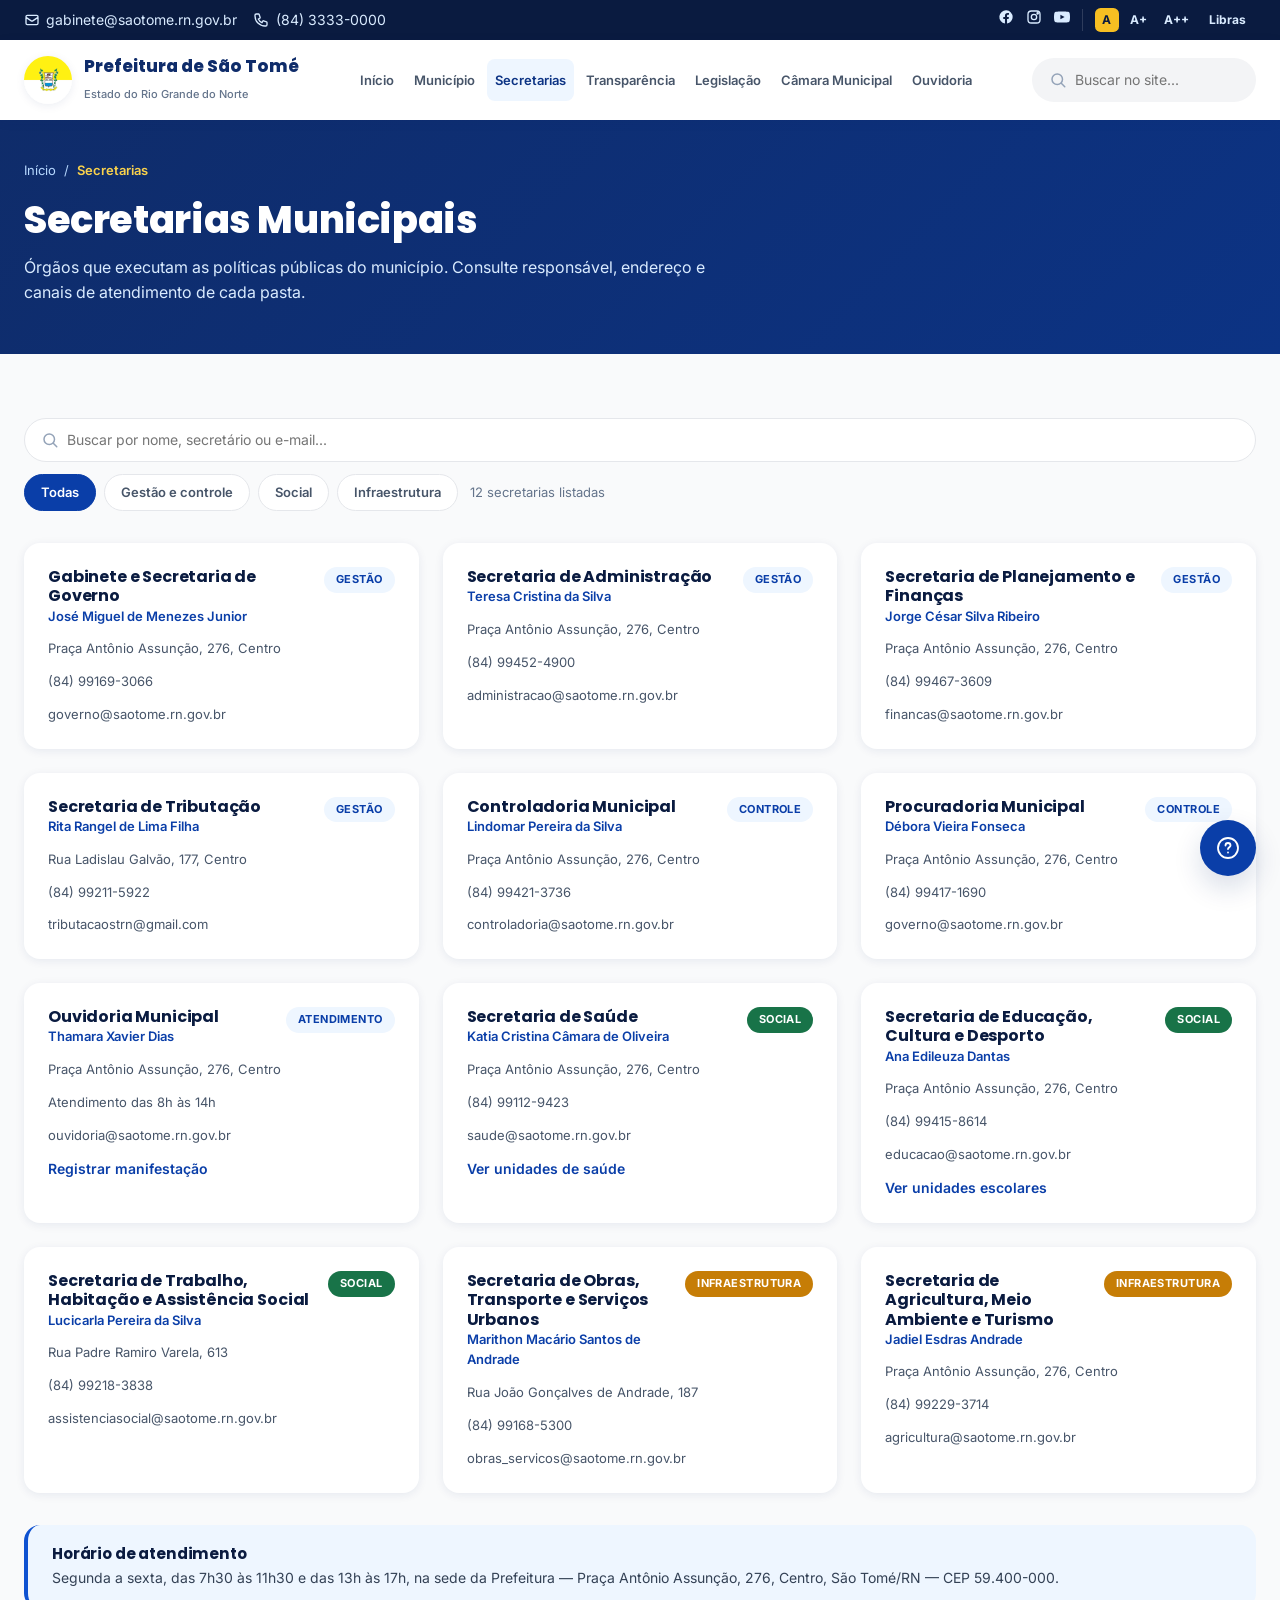
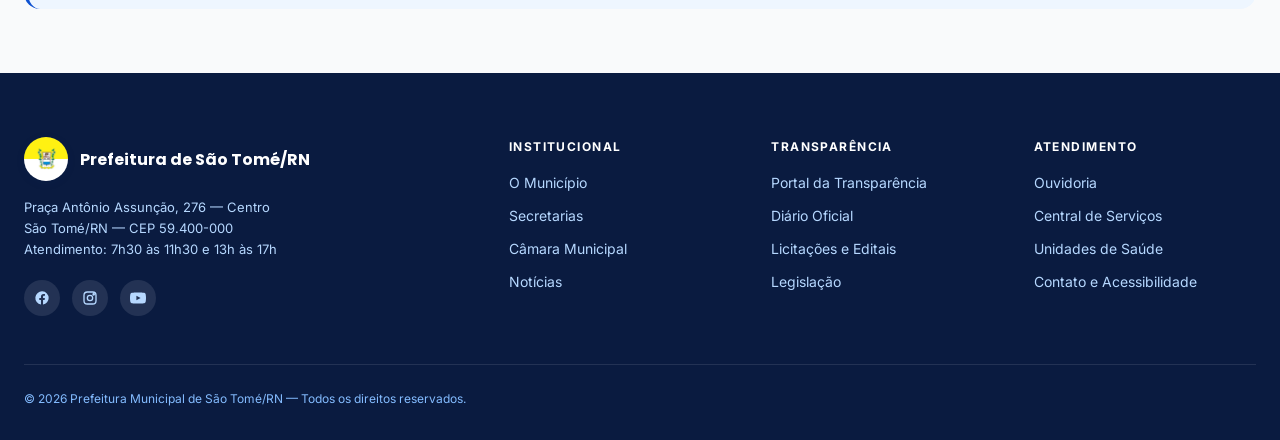
<file: secretarias.html>
<!DOCTYPE html>
<html lang="pt-BR">
<head>
<meta charset="UTF-8">
<meta name="viewport" content="width=device-width, initial-scale=1.0">
<title>Secretarias Municipais — Prefeitura Municipal de São Tomé/RN</title>
<meta name="description" content="Lista das secretarias municipais de São Tomé/RN com responsáveis, endereços, telefones e e-mails.">
<link rel="preconnect" href="https://fonts.googleapis.com">
<link rel="preconnect" href="https://fonts.gstatic.com" crossorigin>
<link href="https://fonts.googleapis.com/css2?family=Inter:wght@400;500;600;700;800&family=Poppins:wght@600;700;800&display=swap" rel="stylesheet">
<link rel="icon" href="assets/img/brasao-sao-tome.png">
<link rel="stylesheet" href="assets/css/site.css">
<script src="assets/js/site.js" defer></script>
</head>
<body data-page="secretarias">

<main id="conteudo">

  <section class="page-hero">
    <div class="container">
      <nav class="breadcrumb" aria-label="Você está em">
        <a href="index.html">Início</a> <span>/</span> <span aria-current="page">Secretarias</span>
      </nav>
      <h1>Secretarias Municipais</h1>
      <p>Órgãos que executam as políticas públicas do município. Consulte responsável, endereço e canais de atendimento de cada pasta.</p>
    </div>
  </section>

  <section class="section">
    <div class="container" data-filter-scope>

      <div class="filter-bar">
        <form class="search" role="search">
          <label class="sr-only" for="filtro-secretarias">Buscar secretaria</label>
          <svg width="18" height="18" viewBox="0 0 24 24" fill="none" stroke="currentColor" stroke-width="2"><circle cx="11" cy="11" r="7"/><path stroke-linecap="round" d="M21 21l-4.3-4.3"/></svg>
          <input id="filtro-secretarias" type="search" placeholder="Buscar por nome, secretário ou e-mail..." data-filter-input>
        </form>
        <div class="chips" role="group" aria-label="Filtrar por área">
          <button class="chip" type="button" data-filter="all" aria-pressed="true">Todas</button>
          <button class="chip" type="button" data-filter="gestao" aria-pressed="false">Gestão e controle</button>
          <button class="chip" type="button" data-filter="social" aria-pressed="false">Social</button>
          <button class="chip" type="button" data-filter="infra" aria-pressed="false">Infraestrutura</button>
        </div>
        <p class="small muted"><span data-filter-count>12</span> secretarias listadas</p>
      </div>

      <div class="grid grid--3">

        <article class="unit-card" data-item data-category="gestao">
          <div class="unit-card__head">
            <div>
              <h3>Gabinete e Secretaria de Governo</h3>
              <p class="unit-card__role">José Miguel de Menezes Junior</p>
            </div>
            <span class="badge badge--soft">Gestão</span>
          </div>
          <p class="meta-line">Praça Antônio Assunção, 276, Centro</p>
          <p class="meta-line">(84) 99169-3066</p>
          <p class="meta-line"><a href="mailto:governo@saotome.rn.gov.br">governo@saotome.rn.gov.br</a></p>
        </article>

        <article class="unit-card" data-item data-category="gestao">
          <div class="unit-card__head">
            <div>
              <h3>Secretaria de Administração</h3>
              <p class="unit-card__role">Teresa Cristina da Silva</p>
            </div>
            <span class="badge badge--soft">Gestão</span>
          </div>
          <p class="meta-line">Praça Antônio Assunção, 276, Centro</p>
          <p class="meta-line">(84) 99452-4900</p>
          <p class="meta-line"><a href="mailto:administracao@saotome.rn.gov.br">administracao@saotome.rn.gov.br</a></p>
        </article>

        <article class="unit-card" data-item data-category="gestao">
          <div class="unit-card__head">
            <div>
              <h3>Secretaria de Planejamento e Finanças</h3>
              <p class="unit-card__role">Jorge César Silva Ribeiro</p>
            </div>
            <span class="badge badge--soft">Gestão</span>
          </div>
          <p class="meta-line">Praça Antônio Assunção, 276, Centro</p>
          <p class="meta-line">(84) 99467-3609</p>
          <p class="meta-line"><a href="mailto:financas@saotome.rn.gov.br">financas@saotome.rn.gov.br</a></p>
        </article>

        <article class="unit-card" data-item data-category="gestao">
          <div class="unit-card__head">
            <div>
              <h3>Secretaria de Tributação</h3>
              <p class="unit-card__role">Rita Rangel de Lima Filha</p>
            </div>
            <span class="badge badge--soft">Gestão</span>
          </div>
          <p class="meta-line">Rua Ladislau Galvão, 177, Centro</p>
          <p class="meta-line">(84) 99211-5922</p>
          <p class="meta-line"><a href="mailto:tributacaostrn@gmail.com">tributacaostrn@gmail.com</a></p>
        </article>

        <article class="unit-card" data-item data-category="gestao">
          <div class="unit-card__head">
            <div>
              <h3>Controladoria Municipal</h3>
              <p class="unit-card__role">Lindomar Pereira da Silva</p>
            </div>
            <span class="badge badge--soft">Controle</span>
          </div>
          <p class="meta-line">Praça Antônio Assunção, 276, Centro</p>
          <p class="meta-line">(84) 99421-3736</p>
          <p class="meta-line"><a href="mailto:controladoria@saotome.rn.gov.br">controladoria@saotome.rn.gov.br</a></p>
        </article>

        <article class="unit-card" data-item data-category="gestao">
          <div class="unit-card__head">
            <div>
              <h3>Procuradoria Municipal</h3>
              <p class="unit-card__role">Débora Vieira Fonseca</p>
            </div>
            <span class="badge badge--soft">Controle</span>
          </div>
          <p class="meta-line">Praça Antônio Assunção, 276, Centro</p>
          <p class="meta-line">(84) 99417-1690</p>
          <p class="meta-line"><a href="mailto:governo@saotome.rn.gov.br">governo@saotome.rn.gov.br</a></p>
        </article>

        <article class="unit-card" data-item data-category="gestao social">
          <div class="unit-card__head">
            <div>
              <h3>Ouvidoria Municipal</h3>
              <p class="unit-card__role">Thamara Xavier Dias</p>
            </div>
            <span class="badge badge--soft">Atendimento</span>
          </div>
          <p class="meta-line">Praça Antônio Assunção, 276, Centro</p>
          <p class="meta-line">Atendimento das 8h às 14h</p>
          <p class="meta-line"><a href="mailto:ouvidoria@saotome.rn.gov.br">ouvidoria@saotome.rn.gov.br</a></p>
          <a class="link-more" href="ouvidoria.html">Registrar manifestação</a>
        </article>

        <article class="unit-card" data-item data-category="social">
          <div class="unit-card__head">
            <div>
              <h3>Secretaria de Saúde</h3>
              <p class="unit-card__role">Katia Cristina Câmara de Oliveira</p>
            </div>
            <span class="badge badge--leaf">Social</span>
          </div>
          <p class="meta-line">Praça Antônio Assunção, 276, Centro</p>
          <p class="meta-line">(84) 99112-9423</p>
          <p class="meta-line"><a href="mailto:saude@saotome.rn.gov.br">saude@saotome.rn.gov.br</a></p>
          <a class="link-more" href="unidades-saude.html">Ver unidades de saúde</a>
        </article>

        <article class="unit-card" data-item data-category="social">
          <div class="unit-card__head">
            <div>
              <h3>Secretaria de Educação, Cultura e Desporto</h3>
              <p class="unit-card__role">Ana Edileuza Dantas</p>
            </div>
            <span class="badge badge--leaf">Social</span>
          </div>
          <p class="meta-line">Praça Antônio Assunção, 276, Centro</p>
          <p class="meta-line">(84) 99415-8614</p>
          <p class="meta-line"><a href="mailto:educacao@saotome.rn.gov.br">educacao@saotome.rn.gov.br</a></p>
          <a class="link-more" href="unidades-escolares.html">Ver unidades escolares</a>
        </article>

        <article class="unit-card" data-item data-category="social">
          <div class="unit-card__head">
            <div>
              <h3>Secretaria de Trabalho, Habitação e Assistência Social</h3>
              <p class="unit-card__role">Lucicarla Pereira da Silva</p>
            </div>
            <span class="badge badge--leaf">Social</span>
          </div>
          <p class="meta-line">Rua Padre Ramiro Varela, 613</p>
          <p class="meta-line">(84) 99218-3838</p>
          <p class="meta-line"><a href="mailto:assistenciasocial@saotome.rn.gov.br">assistenciasocial@saotome.rn.gov.br</a></p>
        </article>

        <article class="unit-card" data-item data-category="infra">
          <div class="unit-card__head">
            <div>
              <h3>Secretaria de Obras, Transporte e Serviços Urbanos</h3>
              <p class="unit-card__role">Marithon Macário Santos de Andrade</p>
            </div>
            <span class="badge badge--accent">Infraestrutura</span>
          </div>
          <p class="meta-line">Rua João Gonçalves de Andrade, 187</p>
          <p class="meta-line">(84) 99168-5300</p>
          <p class="meta-line"><a href="mailto:obras_servicos@saotome.rn.gov.br">obras_servicos@saotome.rn.gov.br</a></p>
        </article>

        <article class="unit-card" data-item data-category="infra">
          <div class="unit-card__head">
            <div>
              <h3>Secretaria de Agricultura, Meio Ambiente e Turismo</h3>
              <p class="unit-card__role">Jadiel Esdras Andrade</p>
            </div>
            <span class="badge badge--accent">Infraestrutura</span>
          </div>
          <p class="meta-line">Praça Antônio Assunção, 276, Centro</p>
          <p class="meta-line">(84) 99229-3714</p>
          <p class="meta-line"><a href="mailto:agricultura@saotome.rn.gov.br">agricultura@saotome.rn.gov.br</a></p>
        </article>

      </div>

      <p class="empty-state">Nenhuma secretaria encontrada com esses filtros. Tente outro termo.</p>

      <div class="callout mt-4">
        <div>
          <h3>Horário de atendimento</h3>
          <p>Segunda a sexta, das 7h30 às 11h30 e das 13h às 17h, na sede da Prefeitura — Praça Antônio Assunção, 276, Centro, São Tomé/RN — CEP 59.400-000.</p>
        </div>
      </div>

    </div>
  </section>

</main>

</body>
</html>
</file>
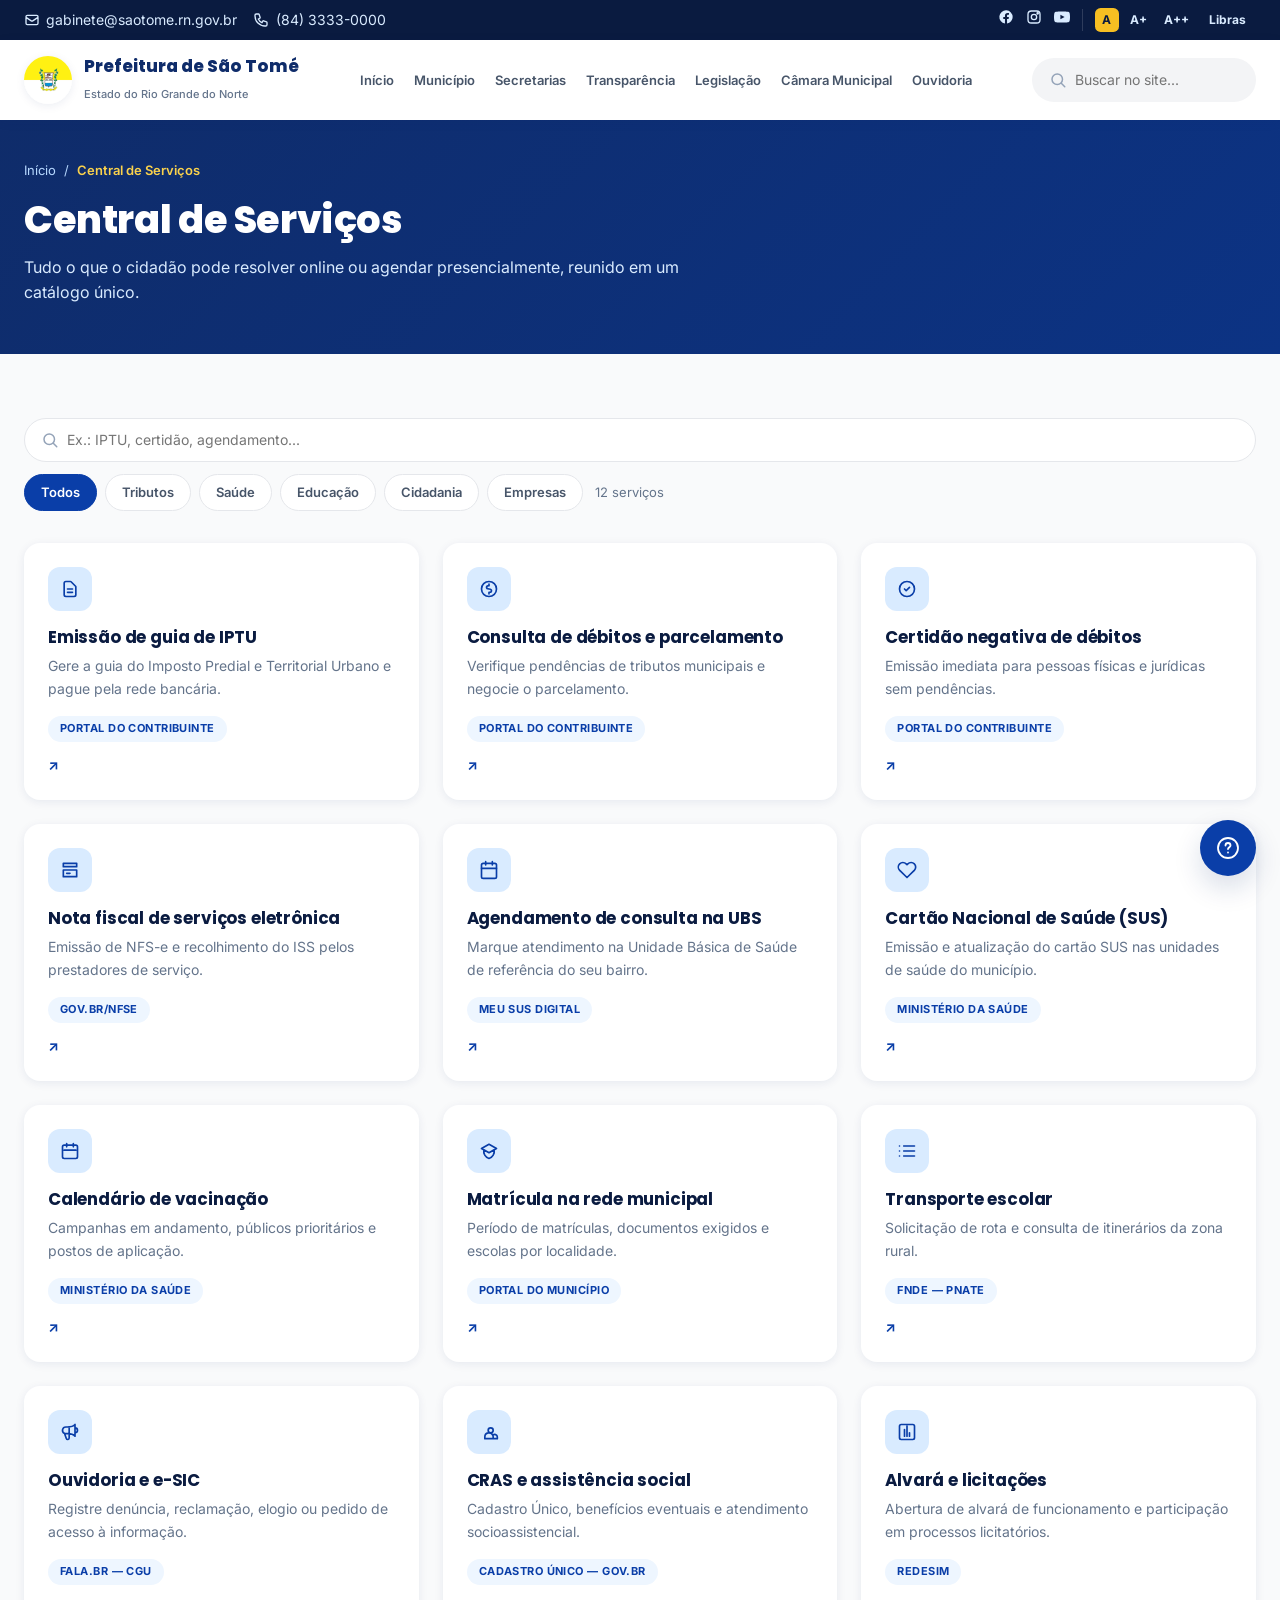
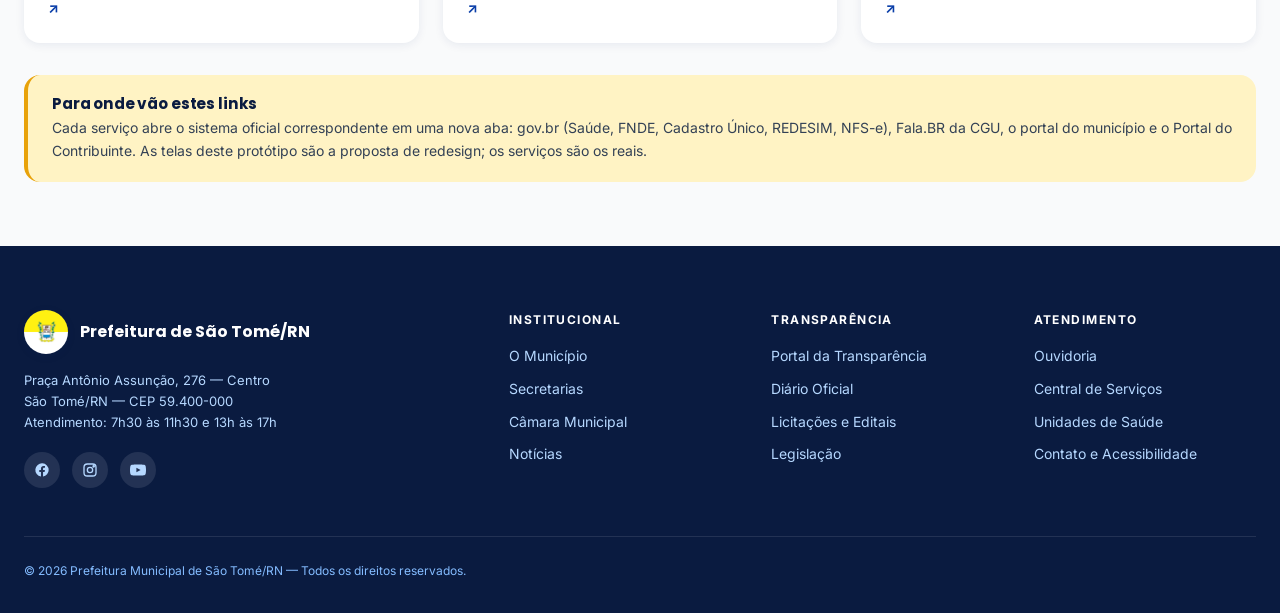
<file: servicos.html>
<!DOCTYPE html>
<html lang="pt-BR">
<head>
<meta charset="UTF-8">
<meta name="viewport" content="width=device-width, initial-scale=1.0">
<title>Central de Serviços — Prefeitura Municipal de São Tomé/RN</title>
<meta name="description" content="Catálogo de serviços online da Prefeitura de São Tomé/RN: tributos, saúde, educação, cidadania e empresas.">
<link rel="preconnect" href="https://fonts.googleapis.com">
<link rel="preconnect" href="https://fonts.gstatic.com" crossorigin>
<link href="https://fonts.googleapis.com/css2?family=Inter:wght@400;500;600;700;800&family=Poppins:wght@600;700;800&display=swap" rel="stylesheet">
<link rel="icon" href="assets/img/brasao-sao-tome.png">
<link rel="stylesheet" href="assets/css/site.css">
<script src="assets/js/site.js" defer></script>
</head>
<body data-page="servicos">

<main id="conteudo">

  <section class="page-hero">
    <div class="container">
      <nav class="breadcrumb" aria-label="Você está em">
        <a href="index.html">Início</a> <span>/</span> <span aria-current="page">Central de Serviços</span>
      </nav>
      <h1>Central de Serviços</h1>
      <p>Tudo o que o cidadão pode resolver online ou agendar presencialmente, reunido em um catálogo único.</p>
    </div>
  </section>

  <section class="section">
    <div class="container" data-filter-scope>

      <div class="filter-bar">
        <form class="search" role="search">
          <label class="sr-only" for="filtro-servicos">Buscar serviço</label>
          <svg width="18" height="18" viewBox="0 0 24 24" fill="none" stroke="currentColor" stroke-width="2"><circle cx="11" cy="11" r="7"/><path stroke-linecap="round" d="M21 21l-4.3-4.3"/></svg>
          <input id="filtro-servicos" type="search" placeholder="Ex.: IPTU, certidão, agendamento..." data-filter-input>
        </form>
        <div class="chips" role="group" aria-label="Filtrar por categoria">
          <button class="chip" type="button" data-filter="all" aria-pressed="true">Todos</button>
          <button class="chip" type="button" data-filter="tributos" aria-pressed="false">Tributos</button>
          <button class="chip" type="button" data-filter="saude" aria-pressed="false">Saúde</button>
          <button class="chip" type="button" data-filter="educacao" aria-pressed="false">Educação</button>
          <button class="chip" type="button" data-filter="cidadania" aria-pressed="false">Cidadania</button>
          <button class="chip" type="button" data-filter="empresas" aria-pressed="false">Empresas</button>
        </div>
        <p class="small muted"><span data-filter-count>12</span> serviços</p>
      </div>

      <div class="grid grid--3">

        <a class="card card--hover ext" href="https://app.topsolutionsrn.com.br/ContraCheque/pmsaotome/" target="_blank" rel="noopener" data-item data-category="tributos">
          <div class="card__body">
            <span class="card__icon"><svg width="20" height="20" viewBox="0 0 24 24" fill="none" stroke="currentColor" stroke-width="2"><path stroke-linecap="round" stroke-linejoin="round" d="M9 12h6m-6 4h6m2 5H7a2 2 0 01-2-2V5a2 2 0 012-2h5.586a1 1 0 01.707.293l5.414 5.414a1 1 0 01.293.707V19a2 2 0 01-2 2z"/></svg></span>
            <h3 class="card__title">Emissão de guia de IPTU</h3>
            <p class="card__text">Gere a guia do Imposto Predial e Territorial Urbano e pague pela rede bancária.</p>
            <span class="badge badge--soft mt-2">Portal do Contribuinte</span>
          </div>
        </a>

        <a class="card card--hover ext" href="https://app.topsolutionsrn.com.br/ContraCheque/pmsaotome/" target="_blank" rel="noopener" data-item data-category="tributos">
          <div class="card__body">
            <span class="card__icon"><svg width="20" height="20" viewBox="0 0 24 24" fill="none" stroke="currentColor" stroke-width="2"><path stroke-linecap="round" stroke-linejoin="round" d="M12 8c-2 0-3 1-3 2s1 2 3 2 3 1 3 2-1 2-3 2m0-8V6m0 12v-2M21 12a9 9 0 11-18 0 9 9 0 0118 0z"/></svg></span>
            <h3 class="card__title">Consulta de débitos e parcelamento</h3>
            <p class="card__text">Verifique pendências de tributos municipais e negocie o parcelamento.</p>
            <span class="badge badge--soft mt-2">Portal do Contribuinte</span>
          </div>
        </a>

        <a class="card card--hover ext" href="https://app.topsolutionsrn.com.br/ContraCheque/pmsaotome/" target="_blank" rel="noopener" data-item data-category="tributos">
          <div class="card__body">
            <span class="card__icon"><svg width="20" height="20" viewBox="0 0 24 24" fill="none" stroke="currentColor" stroke-width="2"><path stroke-linecap="round" stroke-linejoin="round" d="M9 12l2 2 4-4m6 2a9 9 0 11-18 0 9 9 0 0118 0z"/></svg></span>
            <h3 class="card__title">Certidão negativa de débitos</h3>
            <p class="card__text">Emissão imediata para pessoas físicas e jurídicas sem pendências.</p>
            <span class="badge badge--soft mt-2">Portal do Contribuinte</span>
          </div>
        </a>

        <a class="card card--hover ext" href="https://www.gov.br/nfse" target="_blank" rel="noopener" data-item data-category="tributos empresas">
          <div class="card__body">
            <span class="card__icon"><svg width="20" height="20" viewBox="0 0 24 24" fill="none" stroke="currentColor" stroke-width="2"><path stroke-linecap="round" stroke-linejoin="round" d="M4 4h16v4H4zM4 12h16v8H4zM8 16h4"/></svg></span>
            <h3 class="card__title">Nota fiscal de serviços eletrônica</h3>
            <p class="card__text">Emissão de NFS-e e recolhimento do ISS pelos prestadores de serviço.</p>
            <span class="badge badge--soft mt-2">gov.br/nfse</span>
          </div>
        </a>

        <a class="card card--hover ext" href="https://meususdigital.saude.gov.br/" target="_blank" rel="noopener" data-item data-category="saude">
          <div class="card__body">
            <span class="card__icon"><svg width="20" height="20" viewBox="0 0 24 24" fill="none" stroke="currentColor" stroke-width="2"><rect x="3" y="4" width="18" height="18" rx="2"/><path stroke-linecap="round" d="M16 2v4M8 2v4M3 10h18"/></svg></span>
            <h3 class="card__title">Agendamento de consulta na UBS</h3>
            <p class="card__text">Marque atendimento na Unidade Básica de Saúde de referência do seu bairro.</p>
            <span class="badge badge--soft mt-2">Meu SUS Digital</span>
          </div>
        </a>

        <a class="card card--hover ext" href="https://www.gov.br/saude/pt-br/acesso-a-informacao/acoes-e-programas/cns" target="_blank" rel="noopener" data-item data-category="saude">
          <div class="card__body">
            <span class="card__icon"><svg width="20" height="20" viewBox="0 0 24 24" fill="none" stroke="currentColor" stroke-width="2"><path stroke-linecap="round" stroke-linejoin="round" d="M20.8 4.6a5.5 5.5 0 00-7.8 0L12 5.6l-1-1a5.5 5.5 0 10-7.8 7.8l1 1L12 21l7.8-7.6 1-1a5.5 5.5 0 000-7.8z"/></svg></span>
            <h3 class="card__title">Cartão Nacional de Saúde (SUS)</h3>
            <p class="card__text">Emissão e atualização do cartão SUS nas unidades de saúde do município.</p>
            <span class="badge badge--soft mt-2">Ministério da Saúde</span>
          </div>
        </a>

        <a class="card card--hover ext" href="https://www.gov.br/saude/pt-br/vacinacao" target="_blank" rel="noopener" data-item data-category="saude">
          <div class="card__body">
            <span class="card__icon"><svg width="20" height="20" viewBox="0 0 24 24" fill="none" stroke="currentColor" stroke-width="2"><path stroke-linecap="round" stroke-linejoin="round" d="M8 7V3m8 4V3M5 11h14M5 21h14a2 2 0 002-2V7a2 2 0 00-2-2H5a2 2 0 00-2 2v12a2 2 0 002 2z"/></svg></span>
            <h3 class="card__title">Calendário de vacinação</h3>
            <p class="card__text">Campanhas em andamento, públicos prioritários e postos de aplicação.</p>
            <span class="badge badge--soft mt-2">Ministério da Saúde</span>
          </div>
        </a>

        <a class="card card--hover ext" href="https://saotome.rn.gov.br/unidades-escolares/" target="_blank" rel="noopener" data-item data-category="educacao">
          <div class="card__body">
            <span class="card__icon"><svg width="20" height="20" viewBox="0 0 24 24" fill="none" stroke="currentColor" stroke-width="2"><path stroke-linecap="round" stroke-linejoin="round" d="M12 14l9-5-9-5-9 5 9 5zm0 0l6.16-3.42A9 9 0 0112 21a9 9 0 01-6.16-10.42L12 14z"/></svg></span>
            <h3 class="card__title">Matrícula na rede municipal</h3>
            <p class="card__text">Período de matrículas, documentos exigidos e escolas por localidade.</p>
            <span class="badge badge--soft mt-2">Portal do município</span>
          </div>
        </a>

        <a class="card card--hover ext" href="https://www.gov.br/fnde/pt-br/acesso-a-informacao/acoes-e-programas/programas/pnate" target="_blank" rel="noopener" data-item data-category="educacao">
          <div class="card__body">
            <span class="card__icon"><svg width="20" height="20" viewBox="0 0 24 24" fill="none" stroke="currentColor" stroke-width="2"><path stroke-linecap="round" stroke-linejoin="round" d="M8 6h13M8 12h13M8 18h13M3 6h.01M3 12h.01M3 18h.01"/></svg></span>
            <h3 class="card__title">Transporte escolar</h3>
            <p class="card__text">Solicitação de rota e consulta de itinerários da zona rural.</p>
            <span class="badge badge--soft mt-2">FNDE — PNATE</span>
          </div>
        </a>

        <a class="card card--hover ext" href="https://falabr.cgu.gov.br/" target="_blank" rel="noopener" data-item data-category="cidadania">
          <div class="card__body">
            <span class="card__icon"><svg width="20" height="20" viewBox="0 0 24 24" fill="none" stroke="currentColor" stroke-width="2"><path stroke-linecap="round" stroke-linejoin="round" d="M11 5.882V19.24a1.76 1.76 0 01-3.417.592l-2.147-6.15M18 13a3 3 0 100-6M5.436 13.683A4.001 4.001 0 017 6h1.832c4.1 0 7.625-1.234 9.168-3v14c-1.543-1.766-5.067-3-9.168-3H7a3.988 3.988 0 01-1.564-.317z"/></svg></span>
            <h3 class="card__title">Ouvidoria e e-SIC</h3>
            <p class="card__text">Registre denúncia, reclamação, elogio ou pedido de acesso à informação.</p>
            <span class="badge badge--soft mt-2">Fala.BR — CGU</span>
          </div>
        </a>

        <a class="card card--hover ext" href="https://www.gov.br/pt-br/servicos/inscrever-se-no-cadastro-unico-para-programas-sociais-do-governo-federal" target="_blank" rel="noopener" data-item data-category="cidadania social">
          <div class="card__body">
            <span class="card__icon"><svg width="20" height="20" viewBox="0 0 24 24" fill="none" stroke="currentColor" stroke-width="2"><path stroke-linecap="round" stroke-linejoin="round" d="M17 20h5v-2a3 3 0 00-5.36-1.86M17 20H7m10 0v-2c0-.66-.13-1.3-.36-1.86m0 0A5 5 0 007 18v2m10-10a3 3 0 11-6 0 3 3 0 016 0z"/></svg></span>
            <h3 class="card__title">CRAS e assistência social</h3>
            <p class="card__text">Cadastro Único, benefícios eventuais e atendimento socioassistencial.</p>
            <span class="badge badge--soft mt-2">Cadastro Único — gov.br</span>
          </div>
        </a>

        <a class="card card--hover ext" href="https://www.gov.br/empresas-e-negocios/pt-br/redesim" target="_blank" rel="noopener" data-item data-category="empresas">
          <div class="card__body">
            <span class="card__icon"><svg width="20" height="20" viewBox="0 0 24 24" fill="none" stroke="currentColor" stroke-width="2"><path stroke-linecap="round" stroke-linejoin="round" d="M9 17V9m3 8V5m3 12v-4M5 21h14a2 2 0 002-2V5a2 2 0 00-2-2H5a2 2 0 00-2 2v14a2 2 0 002 2z"/></svg></span>
            <h3 class="card__title">Alvará e licitações</h3>
            <p class="card__text">Abertura de alvará de funcionamento e participação em processos licitatórios.</p>
            <span class="badge badge--soft mt-2">REDESIM</span>
          </div>
        </a>

      </div>

      <p class="empty-state">Nenhum serviço encontrado. Ajuste a busca ou fale com a <a class="link-more" href="ouvidoria.html">Ouvidoria</a>.</p>

      <div class="callout callout--accent mt-4">
        <div>
          <h3>Para onde vão estes links</h3>
          <p>Cada serviço abre o sistema oficial correspondente em uma nova aba: gov.br (Saúde, FNDE, Cadastro Único, REDESIM, NFS-e), Fala.BR da CGU, o portal do município e o Portal do Contribuinte. As telas deste protótipo são a proposta de redesign; os serviços são os reais.</p>
        </div>
      </div>

    </div>
  </section>

</main>

</body>
</html>
</file>
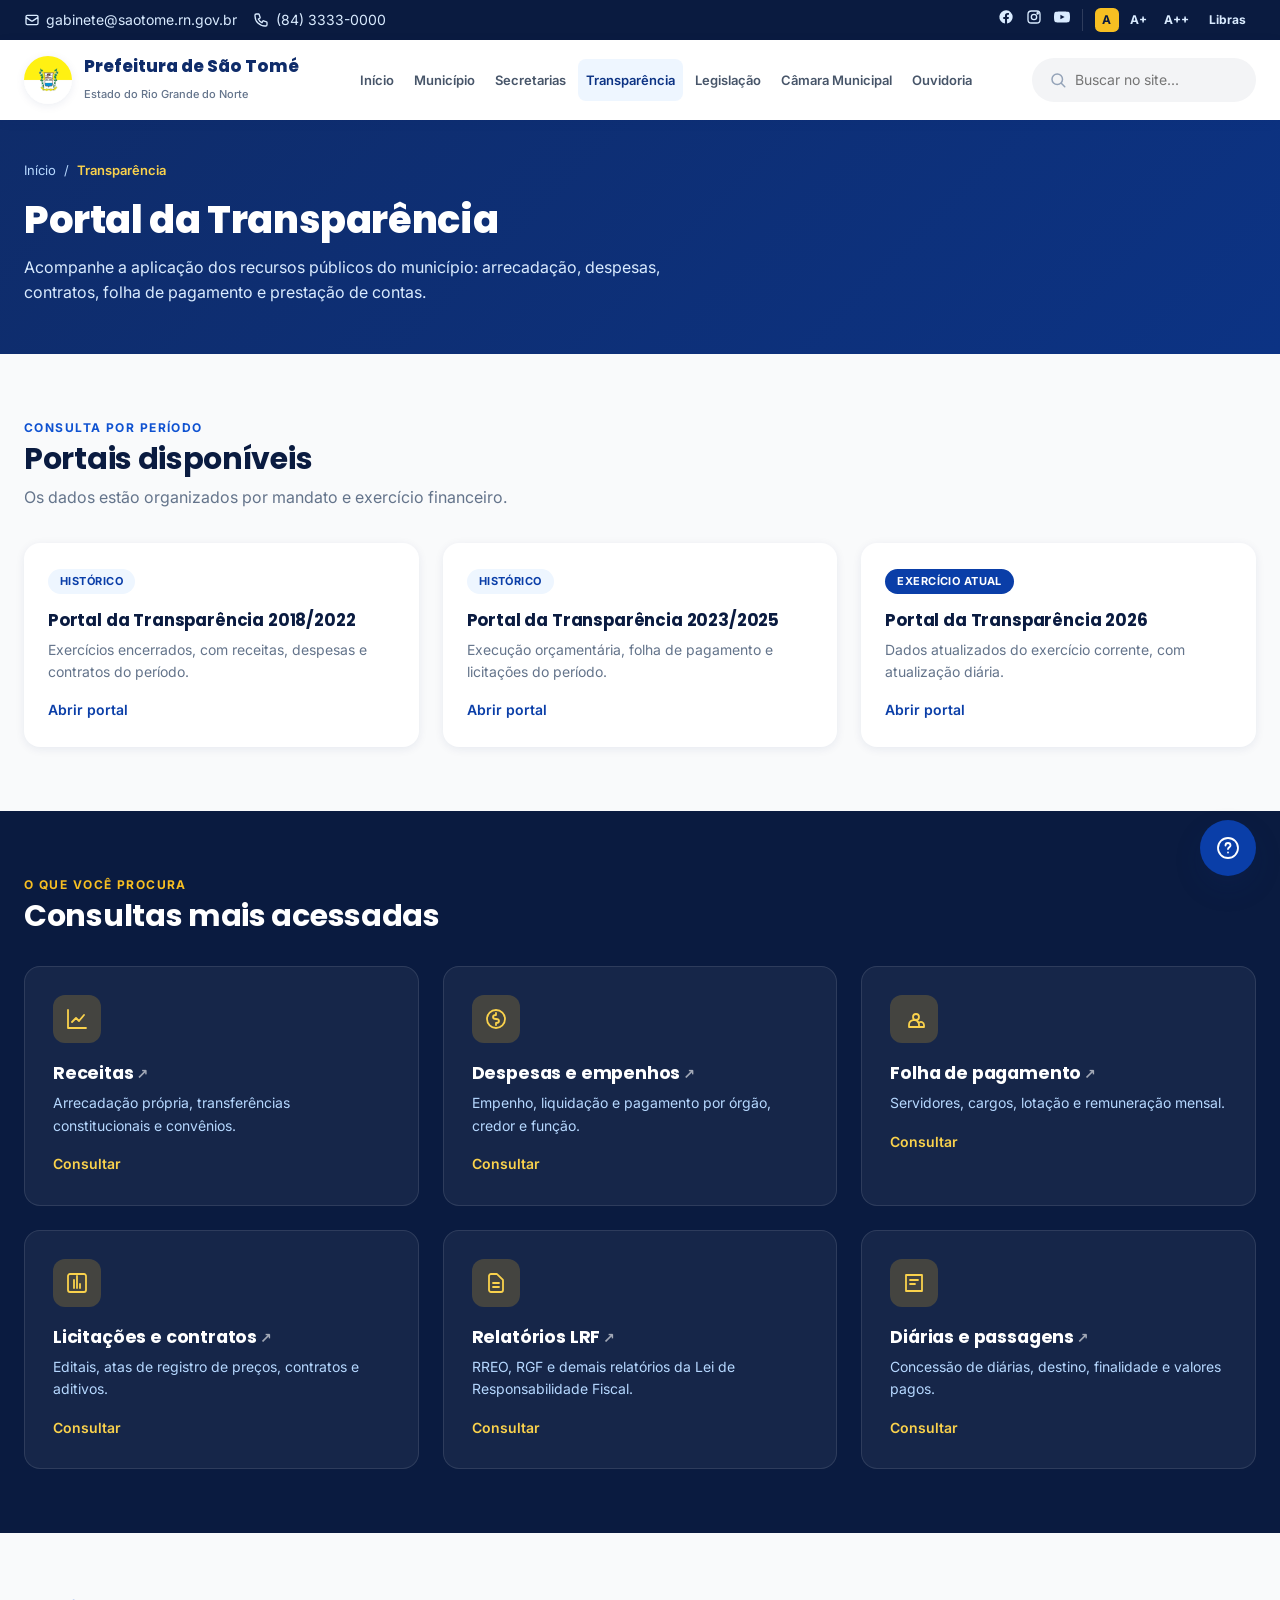
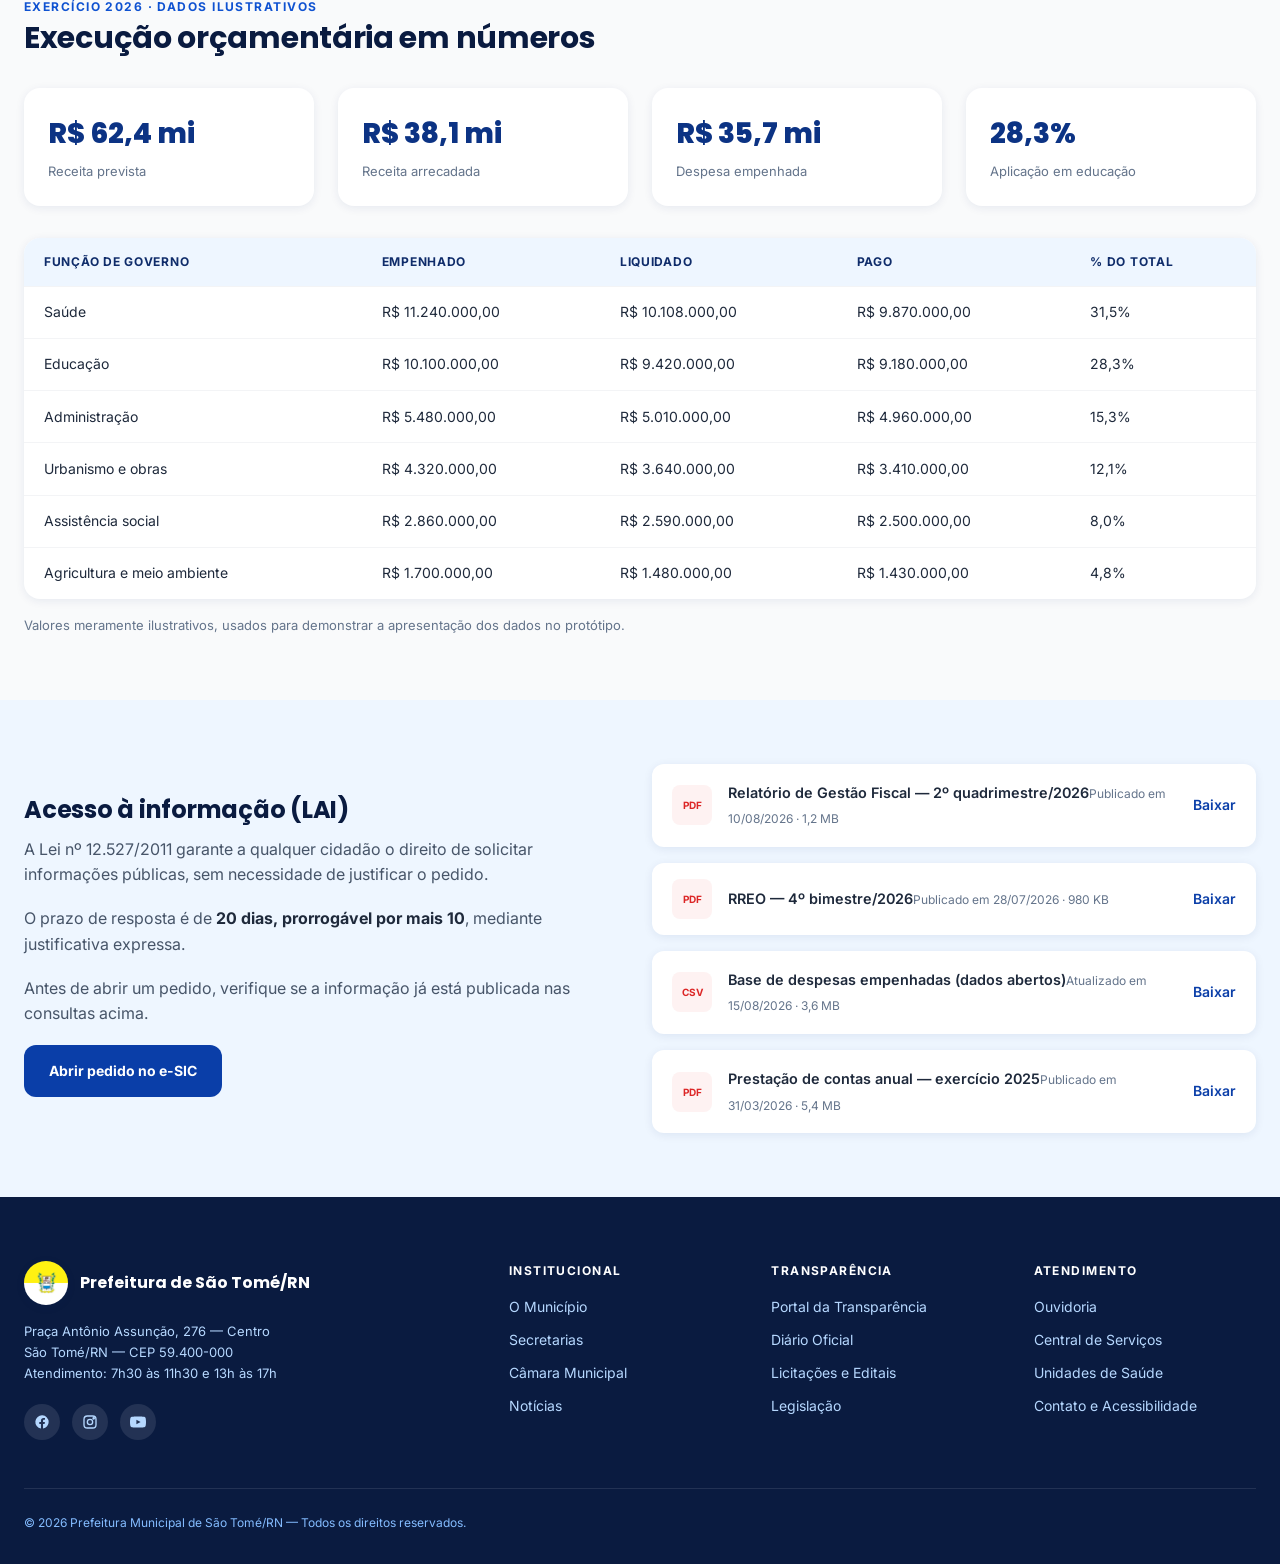
<file: transparencia.html>
<!DOCTYPE html>
<html lang="pt-BR">
<head>
<meta charset="UTF-8">
<meta name="viewport" content="width=device-width, initial-scale=1.0">
<title>Portal da Transparência — Prefeitura Municipal de São Tomé/RN</title>
<meta name="description" content="Receitas, despesas, folha de pagamento, contratos e prestação de contas da Prefeitura de São Tomé/RN.">
<link rel="preconnect" href="https://fonts.googleapis.com">
<link rel="preconnect" href="https://fonts.gstatic.com" crossorigin>
<link href="https://fonts.googleapis.com/css2?family=Inter:wght@400;500;600;700;800&family=Poppins:wght@600;700;800&display=swap" rel="stylesheet">
<link rel="icon" href="assets/img/brasao-sao-tome.png">
<link rel="stylesheet" href="assets/css/site.css">
<script src="assets/js/site.js" defer></script>
</head>
<body data-page="transparencia">

<main id="conteudo">

  <section class="page-hero">
    <div class="container">
      <nav class="breadcrumb" aria-label="Você está em">
        <a href="index.html">Início</a> <span>/</span> <span aria-current="page">Transparência</span>
      </nav>
      <h1>Portal da Transparência</h1>
      <p>Acompanhe a aplicação dos recursos públicos do município: arrecadação, despesas, contratos, folha de pagamento e prestação de contas.</p>
    </div>
  </section>

  <!-- Portais por período -->
  <section class="section">
    <div class="container">
      <div class="section-head">
        <p class="eyebrow">Consulta por período</p>
        <h2 class="section-title">Portais disponíveis</h2>
        <p class="lead">Os dados estão organizados por mandato e exercício financeiro.</p>
      </div>

      <div class="grid grid--3">
        <a class="card card--hover" href="https://saotome.rn.gov.br/portais-transparencias/" target="_blank" rel="noopener">
          <div class="card__body">
            <span class="badge badge--soft">Histórico</span>
            <h3 class="card__title mt-2">Portal da Transparência 2018/2022</h3>
            <p class="card__text">Exercícios encerrados, com receitas, despesas e contratos do período.</p>
            <span class="link-more mt-2">Abrir portal</span>
          </div>
        </a>
        <a class="card card--hover" href="https://saotome.rn.gov.br/portais-transparencias/" target="_blank" rel="noopener">
          <div class="card__body">
            <span class="badge badge--soft">Histórico</span>
            <h3 class="card__title mt-2">Portal da Transparência 2023/2025</h3>
            <p class="card__text">Execução orçamentária, folha de pagamento e licitações do período.</p>
            <span class="link-more mt-2">Abrir portal</span>
          </div>
        </a>
        <a class="card card--hover" href="https://saotome.rn.gov.br/portais-transparencias/" target="_blank" rel="noopener">
          <div class="card__body">
            <span class="badge">Exercício atual</span>
            <h3 class="card__title mt-2">Portal da Transparência 2026</h3>
            <p class="card__text">Dados atualizados do exercício corrente, com atualização diária.</p>
            <span class="link-more mt-2">Abrir portal</span>
          </div>
        </a>
      </div>
    </div>
  </section>

  <!-- Atalhos temáticos -->
  <section class="section section--band">
    <div class="container">
      <div class="section-head">
        <p class="eyebrow">O que você procura</p>
        <h2 class="section-title">Consultas mais acessadas</h2>
      </div>

      <div class="grid grid--3">
        <a class="service-card ext" href="https://saotome.rn.gov.br/portais-transparencias/" target="_blank" rel="noopener">
          <span class="service-card__icon"><svg width="24" height="24" viewBox="0 0 24 24" fill="none" stroke="currentColor" stroke-width="1.8"><path stroke-linecap="round" stroke-linejoin="round" d="M3 3v18h18M7 15l4-4 3 3 5-6"/></svg></span>
          <h3>Receitas</h3>
          <p>Arrecadação própria, transferências constitucionais e convênios.</p>
          <span class="link-more">Consultar</span>
        </a>
        <a class="service-card ext" href="https://saotome.rn.gov.br/portais-transparencias/" target="_blank" rel="noopener">
          <span class="service-card__icon"><svg width="24" height="24" viewBox="0 0 24 24" fill="none" stroke="currentColor" stroke-width="1.8"><path stroke-linecap="round" stroke-linejoin="round" d="M12 8c-2 0-3 1-3 2s1 2 3 2 3 1 3 2-1 2-3 2m0-8V6m0 12v-2"/><circle cx="12" cy="12" r="9"/></svg></span>
          <h3>Despesas e empenhos</h3>
          <p>Empenho, liquidação e pagamento por órgão, credor e função.</p>
          <span class="link-more">Consultar</span>
        </a>
        <a class="service-card ext" href="https://saotome.rn.gov.br/portais-transparencias/" target="_blank" rel="noopener">
          <span class="service-card__icon"><svg width="24" height="24" viewBox="0 0 24 24" fill="none" stroke="currentColor" stroke-width="1.8"><path stroke-linecap="round" stroke-linejoin="round" d="M17 20h5v-2a3 3 0 00-5.36-1.86M17 20H7m10 0v-2c0-.66-.13-1.3-.36-1.86m0 0A5 5 0 007 18v2m10-10a3 3 0 11-6 0 3 3 0 016 0z"/></svg></span>
          <h3>Folha de pagamento</h3>
          <p>Servidores, cargos, lotação e remuneração mensal.</p>
          <span class="link-more">Consultar</span>
        </a>
        <a class="service-card ext" href="https://pncp.gov.br/app/editais" target="_blank" rel="noopener">
          <span class="service-card__icon"><svg width="24" height="24" viewBox="0 0 24 24" fill="none" stroke="currentColor" stroke-width="1.8"><path stroke-linecap="round" stroke-linejoin="round" d="M9 17V9m3 8V5m3 12v-4M5 21h14a2 2 0 002-2V5a2 2 0 00-2-2H5a2 2 0 00-2 2v14a2 2 0 002 2z"/></svg></span>
          <h3>Licitações e contratos</h3>
          <p>Editais, atas de registro de preços, contratos e aditivos.</p>
          <span class="link-more">Consultar</span>
        </a>
        <a class="service-card ext" href="https://siconfi.tesouro.gov.br/siconfi/index.jsf" target="_blank" rel="noopener">
          <span class="service-card__icon"><svg width="24" height="24" viewBox="0 0 24 24" fill="none" stroke="currentColor" stroke-width="1.8"><path stroke-linecap="round" stroke-linejoin="round" d="M9 12h6m-6 4h6m2 5H7a2 2 0 01-2-2V5a2 2 0 012-2h5.586a1 1 0 01.707.293l5.414 5.414a1 1 0 01.293.707V19a2 2 0 01-2 2z"/></svg></span>
          <h3>Relatórios LRF</h3>
          <p>RREO, RGF e demais relatórios da Lei de Responsabilidade Fiscal.</p>
          <span class="link-more">Consultar</span>
        </a>
        <a class="service-card ext" href="https://saotome.rn.gov.br/portais-transparencias/" target="_blank" rel="noopener">
          <span class="service-card__icon"><svg width="24" height="24" viewBox="0 0 24 24" fill="none" stroke="currentColor" stroke-width="1.8"><path stroke-linecap="round" stroke-linejoin="round" d="M4 4h16v16H4zM8 9h8M8 13h5"/></svg></span>
          <h3>Diárias e passagens</h3>
          <p>Concessão de diárias, destino, finalidade e valores pagos.</p>
          <span class="link-more">Consultar</span>
        </a>
      </div>
    </div>
  </section>

  <!-- Painel resumo -->
  <section class="section">
    <div class="container">
      <div class="section-head">
        <p class="eyebrow">Exercício 2026 · dados ilustrativos</p>
        <h2 class="section-title">Execução orçamentária em números</h2>
      </div>

      <div class="grid grid--4 mb-4">
        <div class="stat"><p class="stat__value">R$ 62,4 mi</p><p class="stat__label">Receita prevista</p></div>
        <div class="stat"><p class="stat__value">R$ 38,1 mi</p><p class="stat__label">Receita arrecadada</p></div>
        <div class="stat"><p class="stat__value">R$ 35,7 mi</p><p class="stat__label">Despesa empenhada</p></div>
        <div class="stat"><p class="stat__value">28,3%</p><p class="stat__label">Aplicação em educação</p></div>
      </div>

      <div class="table-wrap">
        <table class="data">
          <caption class="sr-only">Despesa empenhada por função de governo</caption>
          <thead>
            <tr><th scope="col">Função de governo</th><th scope="col">Empenhado</th><th scope="col">Liquidado</th><th scope="col">Pago</th><th scope="col">% do total</th></tr>
          </thead>
          <tbody>
            <tr><td>Saúde</td><td>R$ 11.240.000,00</td><td>R$ 10.108.000,00</td><td>R$ 9.870.000,00</td><td>31,5%</td></tr>
            <tr><td>Educação</td><td>R$ 10.100.000,00</td><td>R$ 9.420.000,00</td><td>R$ 9.180.000,00</td><td>28,3%</td></tr>
            <tr><td>Administração</td><td>R$ 5.480.000,00</td><td>R$ 5.010.000,00</td><td>R$ 4.960.000,00</td><td>15,3%</td></tr>
            <tr><td>Urbanismo e obras</td><td>R$ 4.320.000,00</td><td>R$ 3.640.000,00</td><td>R$ 3.410.000,00</td><td>12,1%</td></tr>
            <tr><td>Assistência social</td><td>R$ 2.860.000,00</td><td>R$ 2.590.000,00</td><td>R$ 2.500.000,00</td><td>8,0%</td></tr>
            <tr><td>Agricultura e meio ambiente</td><td>R$ 1.700.000,00</td><td>R$ 1.480.000,00</td><td>R$ 1.430.000,00</td><td>4,8%</td></tr>
          </tbody>
        </table>
      </div>
      <p class="small muted mt-2">Valores meramente ilustrativos, usados para demonstrar a apresentação dos dados no protótipo.</p>
    </div>
  </section>

  <!-- LAI / e-SIC -->
  <section class="section section--soft">
    <div class="container">
      <div class="grid grid--2">
        <div class="prose">
          <h2>Acesso à informação (LAI)</h2>
          <p>A Lei nº 12.527/2011 garante a qualquer cidadão o direito de solicitar informações públicas, sem necessidade de justificar o pedido.</p>
          <p>O prazo de resposta é de <strong>20 dias, prorrogável por mais 10</strong>, mediante justificativa expressa.</p>
          <p>Antes de abrir um pedido, verifique se a informação já está publicada nas consultas acima.</p>
          <a class="btn btn--primary" href="ouvidoria.html#esic">Abrir pedido no e-SIC</a>
        </div>
        <div class="stack">
          <a class="doc-item ext" href="https://siconfi.tesouro.gov.br/siconfi/index.jsf" target="_blank" rel="noopener">
            <span class="doc-item__icon">PDF</span>
            <span><strong>Relatório de Gestão Fiscal — 2º quadrimestre/2026</strong><span class="doc-item__meta">Publicado em 10/08/2026 · 1,2 MB</span></span>
            <span class="link-more">Baixar</span>
          </a>
          <a class="doc-item ext" href="https://siconfi.tesouro.gov.br/siconfi/index.jsf" target="_blank" rel="noopener">
            <span class="doc-item__icon">PDF</span>
            <span><strong>RREO — 4º bimestre/2026</strong><span class="doc-item__meta">Publicado em 28/07/2026 · 980 KB</span></span>
            <span class="link-more">Baixar</span>
          </a>
          <a class="doc-item ext" href="https://saotome.rn.gov.br/portais-transparencias/" target="_blank" rel="noopener">
            <span class="doc-item__icon">CSV</span>
            <span><strong>Base de despesas empenhadas (dados abertos)</strong><span class="doc-item__meta">Atualizado em 15/08/2026 · 3,6 MB</span></span>
            <span class="link-more">Baixar</span>
          </a>
          <a class="doc-item ext" href="https://saotome.rn.gov.br/portais-transparencias/" target="_blank" rel="noopener">
            <span class="doc-item__icon">PDF</span>
            <span><strong>Prestação de contas anual — exercício 2025</strong><span class="doc-item__meta">Publicado em 31/03/2026 · 5,4 MB</span></span>
            <span class="link-more">Baixar</span>
          </a>
        </div>
      </div>
    </div>
  </section>

</main>

</body>
</html>
</file>
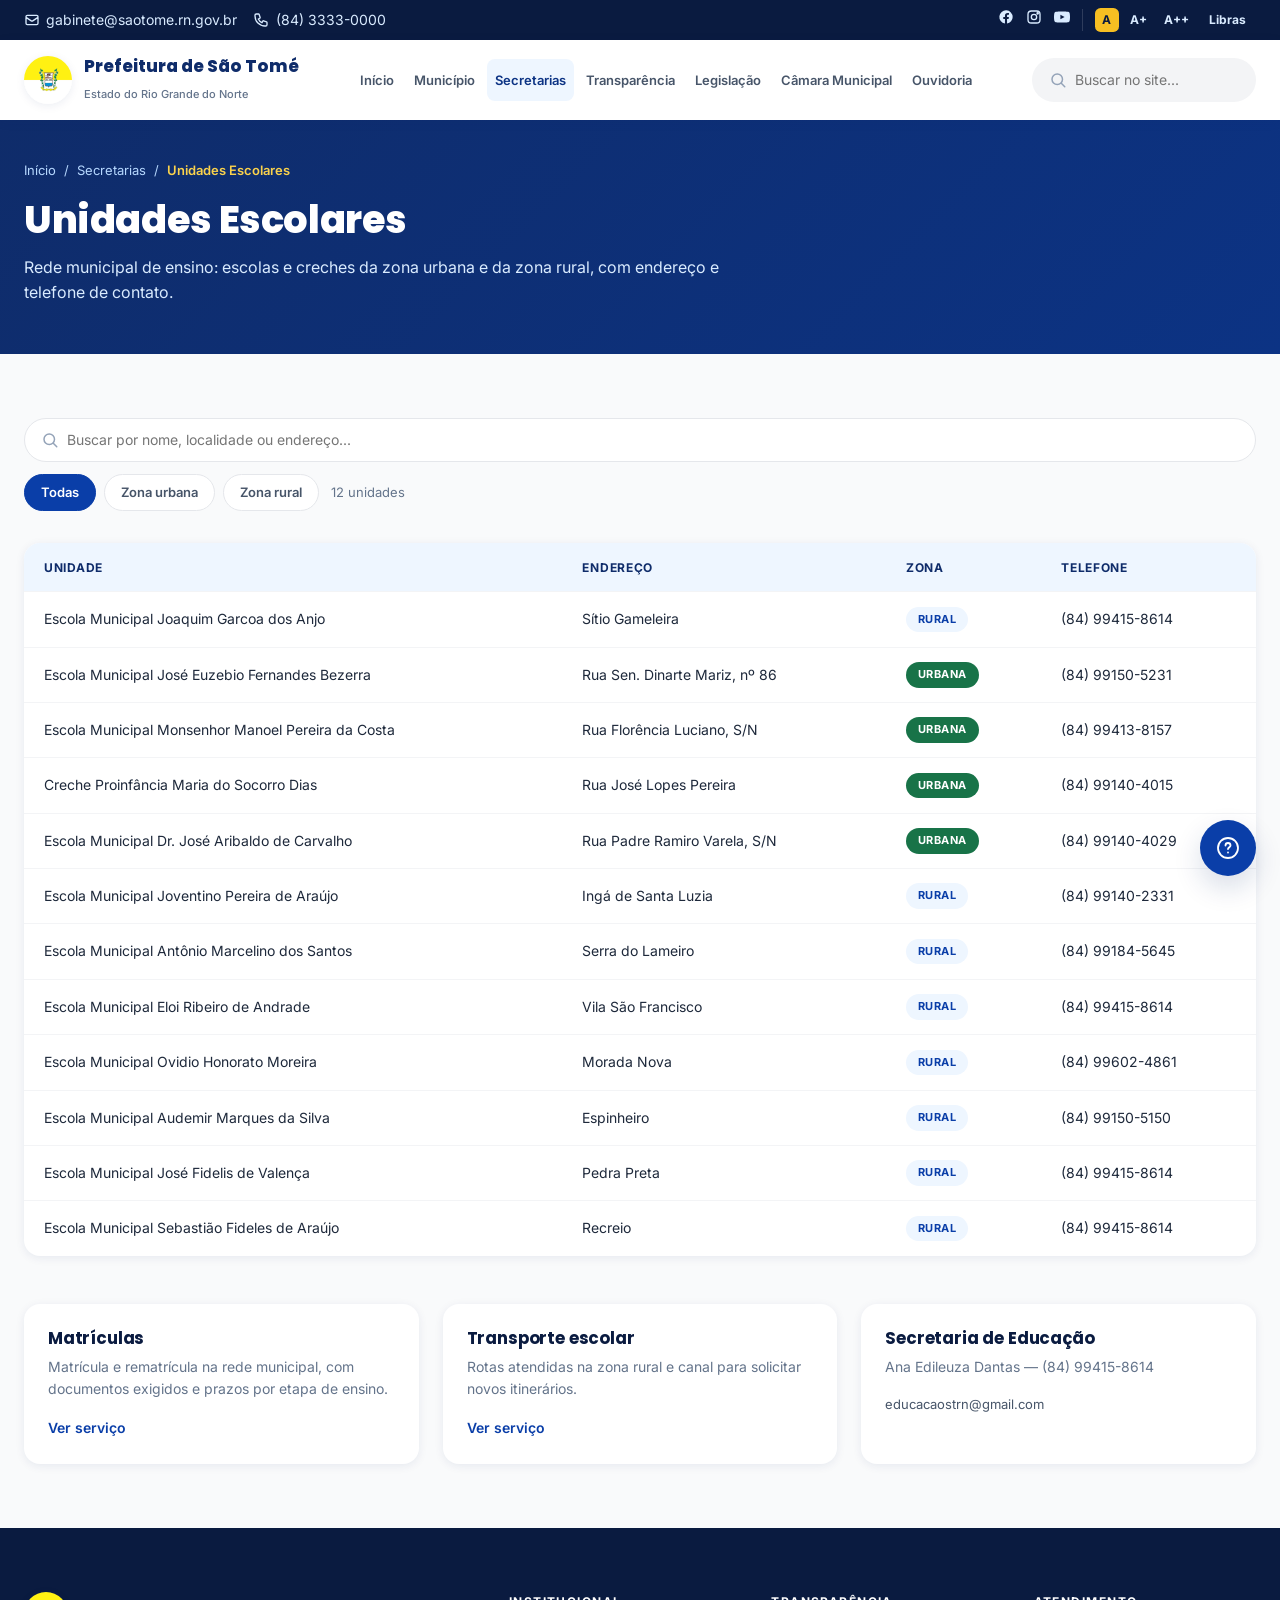
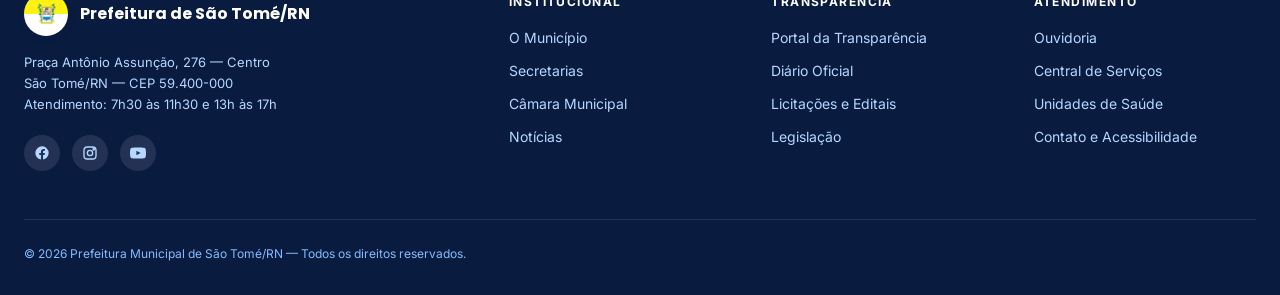
<file: unidades-escolares.html>
<!DOCTYPE html>
<html lang="pt-BR">
<head>
<meta charset="UTF-8">
<meta name="viewport" content="width=device-width, initial-scale=1.0">
<title>Unidades Escolares — Prefeitura Municipal de São Tomé/RN</title>
<meta name="description" content="Escolas e creches da rede municipal de ensino de São Tomé/RN, com endereços e contatos.">
<link rel="preconnect" href="https://fonts.googleapis.com">
<link rel="preconnect" href="https://fonts.gstatic.com" crossorigin>
<link href="https://fonts.googleapis.com/css2?family=Inter:wght@400;500;600;700;800&family=Poppins:wght@600;700;800&display=swap" rel="stylesheet">
<link rel="icon" href="assets/img/brasao-sao-tome.png">
<link rel="stylesheet" href="assets/css/site.css">
<script src="assets/js/site.js" defer></script>
</head>
<body data-page="secretarias">

<main id="conteudo">

  <section class="page-hero">
    <div class="container">
      <nav class="breadcrumb" aria-label="Você está em">
        <a href="index.html">Início</a> <span>/</span>
        <a href="secretarias.html">Secretarias</a> <span>/</span>
        <span aria-current="page">Unidades Escolares</span>
      </nav>
      <h1>Unidades Escolares</h1>
      <p>Rede municipal de ensino: escolas e creches da zona urbana e da zona rural, com endereço e telefone de contato.</p>
    </div>
  </section>

  <section class="section">
    <div class="container" data-filter-scope>

      <div class="filter-bar">
        <form class="search" role="search">
          <label class="sr-only" for="filtro-escolas">Buscar unidade escolar</label>
          <svg width="18" height="18" viewBox="0 0 24 24" fill="none" stroke="currentColor" stroke-width="2"><circle cx="11" cy="11" r="7"/><path stroke-linecap="round" d="M21 21l-4.3-4.3"/></svg>
          <input id="filtro-escolas" type="search" placeholder="Buscar por nome, localidade ou endereço..." data-filter-input>
        </form>
        <div class="chips" role="group" aria-label="Filtrar por zona">
          <button class="chip" type="button" data-filter="all" aria-pressed="true">Todas</button>
          <button class="chip" type="button" data-filter="urbana" aria-pressed="false">Zona urbana</button>
          <button class="chip" type="button" data-filter="rural" aria-pressed="false">Zona rural</button>
        </div>
        <p class="small muted"><span data-filter-count>12</span> unidades</p>
      </div>

      <div class="table-wrap">
        <table class="data">
          <caption class="sr-only">Unidades escolares da rede municipal</caption>
          <thead>
            <tr><th scope="col">Unidade</th><th scope="col">Endereço</th><th scope="col">Zona</th><th scope="col">Telefone</th></tr>
          </thead>
          <tbody>
            <tr data-item data-category="rural"><td>Escola Municipal Joaquim Garcoa dos Anjo</td><td>Sítio Gameleira</td><td><span class="badge badge--soft">Rural</span></td><td>(84) 99415-8614</td></tr>
            <tr data-item data-category="urbana"><td>Escola Municipal José Euzebio Fernandes Bezerra</td><td>Rua Sen. Dinarte Mariz, nº 86</td><td><span class="badge badge--leaf">Urbana</span></td><td>(84) 99150-5231</td></tr>
            <tr data-item data-category="urbana"><td>Escola Municipal Monsenhor Manoel Pereira da Costa</td><td>Rua Florência Luciano, S/N</td><td><span class="badge badge--leaf">Urbana</span></td><td>(84) 99413-8157</td></tr>
            <tr data-item data-category="urbana"><td>Creche Proinfância Maria do Socorro Dias</td><td>Rua José Lopes Pereira</td><td><span class="badge badge--leaf">Urbana</span></td><td>(84) 99140-4015</td></tr>
            <tr data-item data-category="urbana"><td>Escola Municipal Dr. José Aribaldo de Carvalho</td><td>Rua Padre Ramiro Varela, S/N</td><td><span class="badge badge--leaf">Urbana</span></td><td>(84) 99140-4029</td></tr>
            <tr data-item data-category="rural"><td>Escola Municipal Joventino Pereira de Araújo</td><td>Ingá de Santa Luzia</td><td><span class="badge badge--soft">Rural</span></td><td>(84) 99140-2331</td></tr>
            <tr data-item data-category="rural"><td>Escola Municipal Antônio Marcelino dos Santos</td><td>Serra do Lameiro</td><td><span class="badge badge--soft">Rural</span></td><td>(84) 99184-5645</td></tr>
            <tr data-item data-category="rural"><td>Escola Municipal Eloi Ribeiro de Andrade</td><td>Vila São Francisco</td><td><span class="badge badge--soft">Rural</span></td><td>(84) 99415-8614</td></tr>
            <tr data-item data-category="rural"><td>Escola Municipal Ovidio Honorato Moreira</td><td>Morada Nova</td><td><span class="badge badge--soft">Rural</span></td><td>(84) 99602-4861</td></tr>
            <tr data-item data-category="rural"><td>Escola Municipal Audemir Marques da Silva</td><td>Espinheiro</td><td><span class="badge badge--soft">Rural</span></td><td>(84) 99150-5150</td></tr>
            <tr data-item data-category="rural"><td>Escola Municipal José Fidelis de Valença</td><td>Pedra Preta</td><td><span class="badge badge--soft">Rural</span></td><td>(84) 99415-8614</td></tr>
            <tr data-item data-category="rural"><td>Escola Municipal Sebastião Fideles de Araújo</td><td>Recreio</td><td><span class="badge badge--soft">Rural</span></td><td>(84) 99415-8614</td></tr>
          </tbody>
        </table>
      </div>

      <p class="empty-state">Nenhuma unidade escolar encontrada com esses filtros.</p>

      <div class="grid grid--3 mt-6">
        <div class="card">
          <div class="card__body">
            <h3 class="card__title">Matrículas</h3>
            <p class="card__text">Matrícula e rematrícula na rede municipal, com documentos exigidos e prazos por etapa de ensino.</p>
            <a class="link-more mt-2" href="servicos.html?q=matr%C3%ADcula">Ver serviço</a>
          </div>
        </div>
        <div class="card">
          <div class="card__body">
            <h3 class="card__title">Transporte escolar</h3>
            <p class="card__text">Rotas atendidas na zona rural e canal para solicitar novos itinerários.</p>
            <a class="link-more mt-2" href="servicos.html?q=transporte">Ver serviço</a>
          </div>
        </div>
        <div class="card">
          <div class="card__body">
            <h3 class="card__title">Secretaria de Educação</h3>
            <p class="card__text">Ana Edileuza Dantas — (84) 99415-8614</p>
            <p class="meta-line mt-2"><a href="mailto:educacaostrn@gmail.com">educacaostrn@gmail.com</a></p>
          </div>
        </div>
      </div>

    </div>
  </section>

</main>

</body>
</html>
</file>
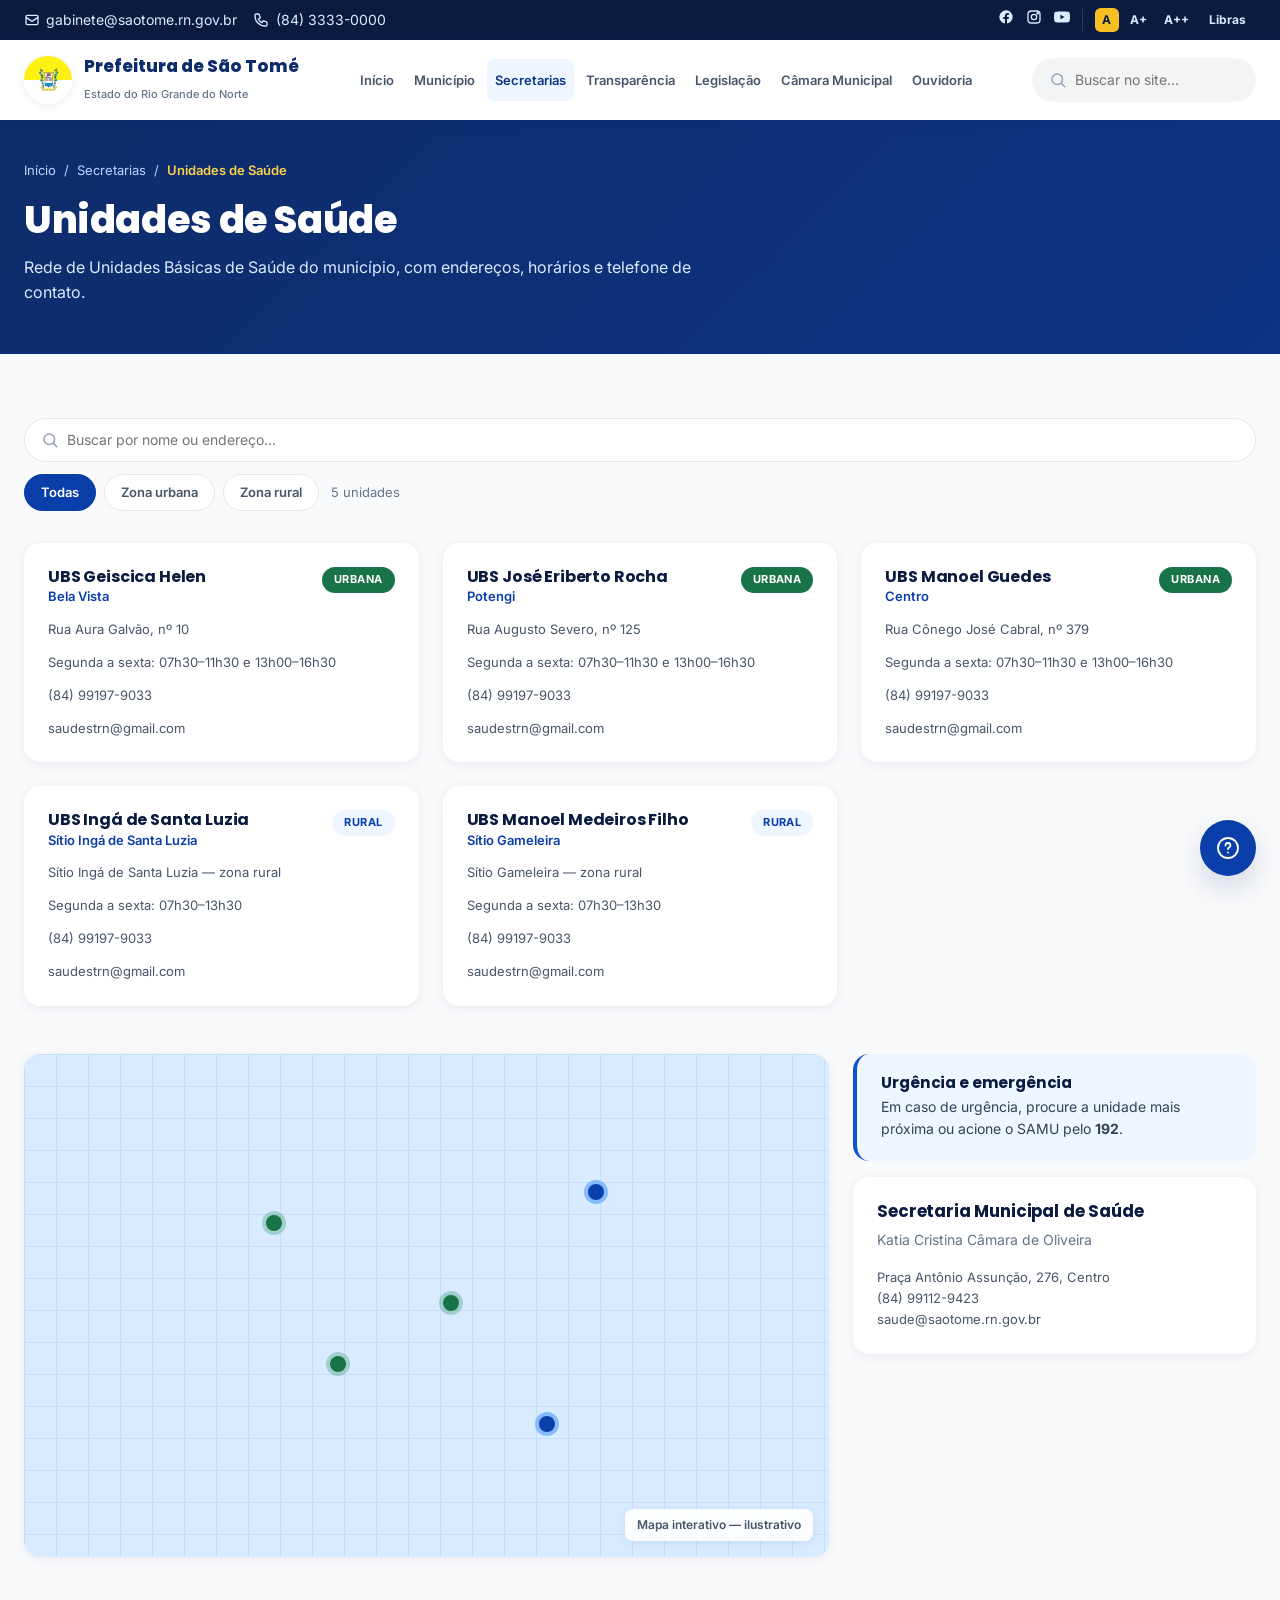
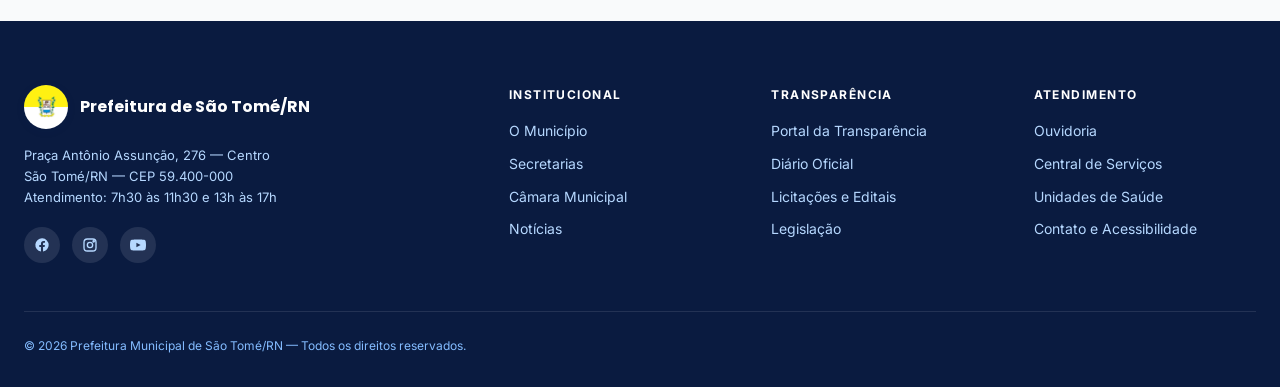
<file: unidades-saude.html>
<!DOCTYPE html>
<html lang="pt-BR">
<head>
<meta charset="UTF-8">
<meta name="viewport" content="width=device-width, initial-scale=1.0">
<title>Unidades de Saúde — Prefeitura Municipal de São Tomé/RN</title>
<meta name="description" content="Unidades Básicas de Saúde de São Tomé/RN: endereços, horários de funcionamento e contatos.">
<link rel="preconnect" href="https://fonts.googleapis.com">
<link rel="preconnect" href="https://fonts.gstatic.com" crossorigin>
<link href="https://fonts.googleapis.com/css2?family=Inter:wght@400;500;600;700;800&family=Poppins:wght@600;700;800&display=swap" rel="stylesheet">
<link rel="icon" href="assets/img/brasao-sao-tome.png">
<link rel="stylesheet" href="assets/css/site.css">
<script src="assets/js/site.js" defer></script>
</head>
<body data-page="secretarias">

<main id="conteudo">

  <section class="page-hero">
    <div class="container">
      <nav class="breadcrumb" aria-label="Você está em">
        <a href="index.html">Início</a> <span>/</span>
        <a href="secretarias.html">Secretarias</a> <span>/</span>
        <span aria-current="page">Unidades de Saúde</span>
      </nav>
      <h1>Unidades de Saúde</h1>
      <p>Rede de Unidades Básicas de Saúde do município, com endereços, horários e telefone de contato.</p>
    </div>
  </section>

  <section class="section">
    <div class="container" data-filter-scope>

      <div class="filter-bar">
        <form class="search" role="search">
          <label class="sr-only" for="filtro-ubs">Buscar unidade</label>
          <svg width="18" height="18" viewBox="0 0 24 24" fill="none" stroke="currentColor" stroke-width="2"><circle cx="11" cy="11" r="7"/><path stroke-linecap="round" d="M21 21l-4.3-4.3"/></svg>
          <input id="filtro-ubs" type="search" placeholder="Buscar por nome ou endereço..." data-filter-input>
        </form>
        <div class="chips" role="group" aria-label="Filtrar por zona">
          <button class="chip" type="button" data-filter="all" aria-pressed="true">Todas</button>
          <button class="chip" type="button" data-filter="urbana" aria-pressed="false">Zona urbana</button>
          <button class="chip" type="button" data-filter="rural" aria-pressed="false">Zona rural</button>
        </div>
        <p class="small muted"><span data-filter-count>5</span> unidades</p>
      </div>

      <div class="grid grid--3">

        <article class="unit-card" data-item data-category="urbana">
          <div class="unit-card__head">
            <div>
              <h3>UBS Geiscica Helen</h3>
              <p class="unit-card__role">Bela Vista</p>
            </div>
            <span class="badge badge--leaf">Urbana</span>
          </div>
          <p class="meta-line">Rua Aura Galvão, nº 10</p>
          <p class="meta-line">Segunda a sexta: 07h30–11h30 e 13h00–16h30</p>
          <p class="meta-line">(84) 99197-9033</p>
          <p class="meta-line"><a href="mailto:saudestrn@gmail.com">saudestrn@gmail.com</a></p>
        </article>

        <article class="unit-card" data-item data-category="urbana">
          <div class="unit-card__head">
            <div>
              <h3>UBS José Eriberto Rocha</h3>
              <p class="unit-card__role">Potengi</p>
            </div>
            <span class="badge badge--leaf">Urbana</span>
          </div>
          <p class="meta-line">Rua Augusto Severo, nº 125</p>
          <p class="meta-line">Segunda a sexta: 07h30–11h30 e 13h00–16h30</p>
          <p class="meta-line">(84) 99197-9033</p>
          <p class="meta-line"><a href="mailto:saudestrn@gmail.com">saudestrn@gmail.com</a></p>
        </article>

        <article class="unit-card" data-item data-category="urbana">
          <div class="unit-card__head">
            <div>
              <h3>UBS Manoel Guedes</h3>
              <p class="unit-card__role">Centro</p>
            </div>
            <span class="badge badge--leaf">Urbana</span>
          </div>
          <p class="meta-line">Rua Cônego José Cabral, nº 379</p>
          <p class="meta-line">Segunda a sexta: 07h30–11h30 e 13h00–16h30</p>
          <p class="meta-line">(84) 99197-9033</p>
          <p class="meta-line"><a href="mailto:saudestrn@gmail.com">saudestrn@gmail.com</a></p>
        </article>

        <article class="unit-card" data-item data-category="rural">
          <div class="unit-card__head">
            <div>
              <h3>UBS Ingá de Santa Luzia</h3>
              <p class="unit-card__role">Sítio Ingá de Santa Luzia</p>
            </div>
            <span class="badge badge--soft">Rural</span>
          </div>
          <p class="meta-line">Sítio Ingá de Santa Luzia — zona rural</p>
          <p class="meta-line">Segunda a sexta: 07h30–13h30</p>
          <p class="meta-line">(84) 99197-9033</p>
          <p class="meta-line"><a href="mailto:saudestrn@gmail.com">saudestrn@gmail.com</a></p>
        </article>

        <article class="unit-card" data-item data-category="rural">
          <div class="unit-card__head">
            <div>
              <h3>UBS Manoel Medeiros Filho</h3>
              <p class="unit-card__role">Sítio Gameleira</p>
            </div>
            <span class="badge badge--soft">Rural</span>
          </div>
          <p class="meta-line">Sítio Gameleira — zona rural</p>
          <p class="meta-line">Segunda a sexta: 07h30–13h30</p>
          <p class="meta-line">(84) 99197-9033</p>
          <p class="meta-line"><a href="mailto:saudestrn@gmail.com">saudestrn@gmail.com</a></p>
        </article>

      </div>

      <p class="empty-state">Nenhuma unidade encontrada com esses filtros.</p>

      <div class="grid grid--sidebar mt-6">
        <div class="map-mock">
          <span class="map-pin map-pin--leaf map-pin--pulse" style="top:32%; left:30%"></span>
          <span class="map-pin map-pin--leaf" style="top:48%; left:52%"></span>
          <span class="map-pin map-pin--leaf" style="top:60%; left:38%"></span>
          <span class="map-pin" style="top:26%; left:70%"></span>
          <span class="map-pin" style="top:72%; left:64%"></span>
          <span class="map-mock__tag">Mapa interativo — ilustrativo</span>
        </div>
        <aside class="stack">
          <div class="callout">
            <div>
              <h3>Urgência e emergência</h3>
              <p>Em caso de urgência, procure a unidade mais próxima ou acione o SAMU pelo <strong>192</strong>.</p>
            </div>
          </div>
          <div class="card">
            <div class="card__body">
              <h3 class="card__title">Secretaria Municipal de Saúde</h3>
              <p class="card__text">Katia Cristina Câmara de Oliveira</p>
              <p class="meta-line mt-2">Praça Antônio Assunção, 276, Centro</p>
              <p class="meta-line">(84) 99112-9423</p>
              <p class="meta-line"><a href="mailto:saude@saotome.rn.gov.br">saude@saotome.rn.gov.br</a></p>
            </div>
          </div>
        </aside>
      </div>

    </div>
  </section>

</main>

</body>
</html>
</file>
<file: assets/css/site.css>
/* ==========================================================================
   Portal da Prefeitura de São Tomé/RN - Protótipo de alta fidelidade
   Folha de estilo única compartilhada por todas as páginas.
   Sumário:
     1. Tokens de design
     2. Reset e base
     3. Acessibilidade (escala de fonte, skip link)
     4. Layout (container, seções, grids)
     5. Tipografia
     6. Botões e badges
     7. Chrome do site (topbar, header, menu, rodapé, botão flutuante)
     8. Heros
     9. Componentes de conteúdo
    10. Utilitários
    11. Responsivo
   ========================================================================== */

/* ============================ 1. Tokens ================================== */
:root {
  --primary-50:#eef6ff;  --primary-100:#d9ebff; --primary-200:#b6d8ff;
  --primary-300:#84bcff;  --primary-400:#4c97ff; --primary-500:#2472fa;
  --primary-600:#0f52d1;  --primary-700:#0a3ea8; --primary-800:#0c3384;
  --primary-900:#0f2c6a;  --primary-950:#0a1b40;

  --accent-100:#fff3c4; --accent-200:#fce588; --accent-300:#fad24c;
  --accent-400:#f7bf22; --accent-500:#e8a20a; --accent-600:#c67d06;
  --accent-700:#9e5b09;

  --leaf-500:#1e8f5f; --leaf-600:#187348;
  --danger-500:#dc2626; --danger-50:#fef2f2;

  --slate-400:#94a3b8; --slate-500:#64748b; --slate-600:#475569;
  --slate-700:#334155; --slate-800:#1e293b; --slate-900:#0f172a;
  --gray-50:#f9fafb; --gray-100:#f3f4f6; --gray-200:#e5e7eb;

  --bg:var(--gray-50);
  --surface:#ffffff;
  --text:var(--slate-800);
  --muted:var(--slate-500);
  --border:var(--gray-200);

  --font-sans:'Inter', ui-sans-serif, system-ui, -apple-system, sans-serif;
  --font-display:'Poppins', ui-sans-serif, system-ui, sans-serif;

  --radius-sm:.5rem; --radius:.75rem; --radius-lg:1rem; --radius-xl:1.25rem;
  --shadow-card:0 2px 10px rgba(15,44,106,.08);
  --shadow-hover:0 12px 28px rgba(15,44,106,.16);

  --container:80rem;
  --header-h:5rem;
}

/* ========================= 2. Reset e base =============================== */
*, *::before, *::after { box-sizing: border-box; }
html { scroll-behavior: smooth; -webkit-text-size-adjust: 100%; }
body {
  margin: 0;
  background: var(--bg);
  color: var(--text);
  font-family: var(--font-sans);
  font-size: 1rem;
  line-height: 1.6;
  -webkit-font-smoothing: antialiased;
}
img { max-width: 100%; display: block; }
svg { flex-shrink: 0; }
a { color: inherit; text-decoration: none; }
button, input, select, textarea { font: inherit; color: inherit; }
h1, h2, h3, h4 { font-family: var(--font-display); margin: 0; line-height: 1.2; letter-spacing: -.01em; }
p { margin: 0; }
ul, ol { margin: 0; padding: 0; list-style: none; }
:focus-visible { outline: 3px solid var(--primary-400); outline-offset: 2px; border-radius: 4px; }

::-webkit-scrollbar { width: 10px; }
::-webkit-scrollbar-track { background: var(--primary-50); }
::-webkit-scrollbar-thumb { background: var(--primary-600); border-radius: 8px; }

/* ======================= 3. Acessibilidade =============================== */
.skip-link {
  position: absolute; left: -9999px; top: 0; z-index: 999;
  background: var(--primary-800); color: #fff; padding: .75rem 1.25rem;
  border-radius: 0 0 var(--radius) 0; font-weight: 600;
}
.skip-link:focus { left: 1rem; top: 1rem; border-radius: var(--radius); }

html.font-lg { font-size: 112.5%; }
html.font-xl { font-size: 125%; }


/* ============================ 4. Layout ================================== */
.container { width: 100%; max-width: var(--container); margin-inline: auto; padding-inline: 1rem; }
@media (min-width: 640px) { .container { padding-inline: 1.5rem; } }

.section { padding-block: 4rem; }
.section--tight { padding-block: 2.5rem; }
.section--band { background: var(--primary-950); color: #fff; }
.section--soft { background: var(--primary-50); }

.grid { display: grid; gap: 1.5rem; }
.grid--2 { grid-template-columns: repeat(2, minmax(0, 1fr)); }
.grid--3 { grid-template-columns: repeat(3, minmax(0, 1fr)); }
.grid--4 { grid-template-columns: repeat(4, minmax(0, 1fr)); }
.grid--sidebar { grid-template-columns: 2fr 1fr; }
.stack { display: flex; flex-direction: column; gap: 1rem; }
.row { display: flex; align-items: center; gap: .75rem; flex-wrap: wrap; }
.row--between { justify-content: space-between; align-items: flex-end; }

/* ========================= 5. Tipografia ================================= */
.eyebrow {
  font-size: .75rem; font-weight: 700; letter-spacing: .12em;
  text-transform: uppercase; color: var(--primary-600); margin-bottom: .25rem;
}
.section--band .eyebrow { color: var(--accent-400); }
.section-title { font-size: clamp(1.5rem, 1.2rem + 1.2vw, 1.875rem); font-weight: 700; color: var(--primary-950); }
.section--band .section-title { color: #fff; }
.section-head { margin-bottom: 2rem; max-width: 40rem; }
.lead { color: var(--muted); font-size: 1rem; margin-top: .5rem; }
.section--band .lead { color: var(--primary-200); }
.muted { color: var(--muted); }
.small { font-size: .8125rem; }

.prose { max-width: 46rem; color: var(--slate-600); }
.prose p { margin-bottom: 1.15rem; }
.prose h2 { font-size: 1.5rem; color: var(--primary-950); margin: 2rem 0 .75rem; }
.prose h3 { font-size: 1.15rem; color: var(--primary-900); margin: 1.5rem 0 .5rem; }
.prose ul { list-style: disc; padding-left: 1.25rem; margin-bottom: 1.15rem; }
.prose li { margin-bottom: .4rem; }
.prose strong { color: var(--slate-800); }
.prose blockquote {
  border-left: 4px solid var(--accent-400); background: var(--primary-50);
  padding: 1rem 1.25rem; border-radius: 0 var(--radius) var(--radius) 0;
  color: var(--slate-700); font-style: italic; margin-bottom: 1.15rem;
}

/* ====================== 6. Botões e badges =============================== */
.btn {
  display: inline-flex; align-items: center; justify-content: center; gap: .5rem;
  padding: .85rem 1.5rem; border-radius: var(--radius);
  font-size: .875rem; font-weight: 700; border: 1px solid transparent;
  cursor: pointer; transition: background .2s, color .2s, box-shadow .2s, border-color .2s;
}
.btn--primary { background: var(--primary-700); color: #fff; }
.btn--primary:hover { background: var(--primary-800); box-shadow: var(--shadow-hover); }
.btn--accent { background: var(--accent-400); color: var(--primary-950); box-shadow: var(--shadow-hover); }
.btn--accent:hover { background: var(--accent-300); }
.btn--ghost { background: rgba(255,255,255,.1); color: #fff; border-color: rgba(255,255,255,.25); }
.btn--ghost:hover { background: rgba(255,255,255,.2); }
.btn--outline { background: transparent; color: var(--primary-700); border-color: var(--primary-200); }
.btn--outline:hover { background: var(--primary-50); border-color: var(--primary-400); }
.btn--sm { padding: .5rem 1rem; font-size: .8125rem; }
.btn--block { width: 100%; }

.link-more { display: inline-flex; align-items: center; gap: .35rem; font-size: .875rem; font-weight: 600; color: var(--primary-700); }
.link-more:hover { color: var(--primary-900); }

/* Link que sai do protótipo para um site oficial */
.ext > .card__body::after,
.ext.link-more::after,
.ext.btn::after,
.ext.shortcut::after { content: "\2197"; font-weight: 700; opacity: .6; }
.ext.link-more::after, .ext.btn::after { margin-left: .15rem; }
.ext > .card__body::after { display: block; margin-top: .75rem; font-size: .875rem; color: var(--primary-700); opacity: 1; }
.ext.shortcut::after { position: absolute; top: .5rem; right: .6rem; font-size: .75rem; }
.shortcut { position: relative; }
.service-card.ext h3::after { content: " \2197"; opacity: .6; font-size: .8em; }

.badge {
  display: inline-flex; align-items: center; gap: .35rem;
  padding: .25rem .75rem; border-radius: 999px;
  font-size: .6875rem; font-weight: 700; letter-spacing: .04em; text-transform: uppercase;
  background: var(--primary-700); color: #fff;
}
.badge--leaf { background: var(--leaf-600); }
.badge--accent { background: var(--accent-600); }
.badge--soft { background: var(--primary-50); color: var(--primary-700); }
.badge--open { background: #dcfce7; color: #166534; }
.badge--closed { background: var(--gray-100); color: var(--slate-600); }

/* ========================= 7. Chrome do site ============================= */
.topbar { background: var(--primary-950); color: var(--primary-100); font-size: .875rem; }
.topbar__inner { display: flex; align-items: center; justify-content: space-between; min-height: 2.5rem; gap: 1rem; }
.topbar__contacts { display: flex; align-items: center; gap: 1rem; }
.topbar a:hover { color: #fff; }
.topbar__link { display: inline-flex; align-items: center; gap: .4rem; }
.topbar__tools { display: flex; align-items: center; gap: .75rem; margin-left: auto; }
.topbar__social { display: flex; align-items: center; gap: .75rem; padding-right: .75rem; border-right: 1px solid rgba(255,255,255,.15); }
.a11y { display: flex; align-items: center; gap: .35rem; }
.a11y__btn {
  display: grid; place-items: center; height: 1.5rem; min-width: 1.5rem; padding: 0 .35rem;
  background: transparent; border: 0; border-radius: .35rem; font-weight: 700; font-size: .75rem; cursor: pointer; color: inherit;
}
.a11y__btn:hover { background: var(--primary-800); }
.a11y__btn[aria-pressed="true"] { background: var(--accent-400); color: var(--primary-950); }
.a11y__btn--wide { display: inline-flex; gap: .35rem; padding: 0 .6rem; }

.site-header { position: sticky; top: 0; z-index: 50; background: var(--surface); box-shadow: var(--shadow-card); }
.site-header__inner { display: flex; align-items: center; justify-content: space-between; gap: 1.5rem; height: var(--header-h); }
.brand { display: flex; align-items: center; gap: .75rem; flex-shrink: 0; }
.brand__mark { width: 3rem; height: 3rem; border-radius: 999px; overflow: hidden; background: var(--surface); display: grid; place-items: center; box-shadow: var(--shadow-card); flex-shrink: 0; }
.brand__mark img { width: 100%; height: 100%; object-fit: cover; }
.brand__name { font-family: var(--font-display); font-weight: 800; color: var(--primary-900); font-size: 1.05rem; line-height: 1.2; }
.brand__sub { font-size: .6875rem; color: var(--muted); font-weight: 500; }

.nav { display: flex; align-items: center; gap: .25rem; margin-inline: auto; min-width: 0; flex-wrap: nowrap; }
.nav-link {
  padding: .65rem .75rem; border-radius: var(--radius-sm);
  font-size: .875rem; font-weight: 600; color: var(--slate-600); transition: background .2s, color .2s;
  white-space: nowrap;
}
.nav-link:hover { color: var(--primary-800); background: var(--primary-50); }
.nav-link.is-active { color: var(--primary-800); background: var(--primary-50); }

.header__actions { display: flex; align-items: center; gap: .5rem; flex-shrink: 0; }
.search {
  display: flex; align-items: center; height: 2.75rem; width: 100%;
  border-radius: 999px; background: var(--gray-100); border: 1px solid transparent; padding-inline: 1rem;
  transition: background .2s, border-color .2s;
  color: var(--slate-400);
}
.search:focus-within { background: #fff; border-color: var(--primary-400); }
.search input { background: transparent; border: 0; outline: none; font-size: .875rem; padding-inline: .5rem; width: 100%; min-width: 0; color: var(--text); }
/* Campo inline do cabeçalho: só aparece quando sobra espaço ao lado do menu.
   Quem decide é o site.js (classe .has-inline-search), medindo o espaço real. */
.search--inline { display: none; width: 14rem; flex: 0 0 auto; }
.site-header.has-inline-search .search--inline { display: flex; }
.site-header.has-inline-search .icon-btn--search { display: none; }
/* Com o campo na linha, o menu usa a versão compacta para tudo caber */
.site-header.has-inline-search .nav-link { padding-inline: .5rem; font-size: .8125rem; }
/* Menu não cabe na linha: vira hambúrguer mesmo acima de 1024px */
.site-header.nav-collapsed .nav { display: none; }
.site-header.nav-collapsed .icon-btn--mobile { display: grid; }
.icon-btn { width: 2.5rem; height: 2.5rem; display: grid; place-items: center; border-radius: 999px; background: transparent; border: 0; cursor: pointer; color: var(--primary-900); }
.icon-btn:hover { background: var(--gray-100); }
.icon-btn--mobile { display: none; }

/* Painel de busca aberto pelo botão de lupa */
.search-panel { border-top: 1px solid var(--gray-100); background: var(--surface); padding: .75rem 0; }
.search-panel[hidden] { display: none; }

.mobile-menu { display: none; flex-direction: column; gap: .25rem; border-top: 1px solid var(--gray-100); padding: .75rem 1rem; background: var(--surface); }
.mobile-menu.is-open { display: flex; }
.mobile-menu .nav-link { padding: .7rem .75rem; }

.site-footer { background: var(--primary-950); color: var(--primary-200); padding: 4rem 0 2rem; }
.site-footer__grid { display: grid; grid-template-columns: 2fr repeat(3, 1fr); gap: 2.5rem; padding-bottom: 3rem; border-bottom: 1px solid rgba(255,255,255,.1); }
.site-footer__title { font-size: .75rem; font-weight: 700; letter-spacing: .12em; text-transform: uppercase; color: #fff; margin-bottom: 1rem; }
.site-footer li { margin-bottom: .65rem; font-size: .875rem; }
.site-footer a:hover { color: #fff; }
.site-footer__brand { display: flex; align-items: center; gap: .75rem; margin-bottom: 1rem; }
.site-footer__brand .brand__mark { background: rgba(255,255,255,.1); width: 2.75rem; height: 2.75rem; }
.site-footer__brand p { font-family: var(--font-display); font-weight: 700; color: #fff; }
.social { display: flex; align-items: center; gap: .75rem; margin-top: 1.25rem; }
.social a { width: 2.25rem; height: 2.25rem; display: grid; place-items: center; border-radius: 999px; background: rgba(255,255,255,.1); transition: background .2s, color .2s; }
.social a:hover { background: var(--accent-400); color: var(--primary-950); }
.site-footer__bottom { padding-top: 1.5rem; display: flex; justify-content: space-between; gap: .75rem; font-size: .75rem; color: var(--primary-300); flex-wrap: wrap; }

.fab {
  position: fixed; right: 1.5rem; bottom: 1.5rem; z-index: 60;
  width: 3.5rem; height: 3.5rem; border-radius: 999px; border: 0; cursor: pointer;
  background: var(--primary-700); color: #fff; display: grid; place-items: center; box-shadow: var(--shadow-hover);
}
.fab:hover { background: var(--primary-800); }

/* ============================== 8. Heros ================================= */
.home-hero { position: relative; overflow: hidden; background: linear-gradient(135deg, var(--primary-800), var(--primary-700) 45%, var(--primary-900)); }
.home-hero::before {
  content: ""; position: absolute; inset: 0; opacity: .1;
  background-image: radial-gradient(circle at 20% 30%, #fff 1px, transparent 1px), radial-gradient(circle at 80% 70%, #fff 1px, transparent 1px);
  background-size: 40px 40px;
}
.home-hero__inner { position: relative; padding-block: 6rem; max-width: 42rem; }
.home-hero h1 { font-size: clamp(1.85rem, 1.2rem + 2.4vw, 3rem); font-weight: 800; color: #fff; }
.home-hero p { margin-top: 1.25rem; color: var(--primary-100); font-size: 1.05rem; }
.home-hero .row { margin-top: 2rem; gap: .75rem; }
.pill {
  display: inline-flex; align-items: center; gap: .5rem; margin-bottom: 1.25rem;
  padding: .3rem .85rem; border-radius: 999px; background: rgba(255,255,255,.1);
  color: var(--accent-200); font-size: .75rem; font-weight: 600; letter-spacing: .05em;
}

.page-hero { background: linear-gradient(135deg, var(--primary-900), var(--primary-800)); color: #fff; padding: 2.5rem 0 3rem; }
.page-hero h1 { font-size: clamp(1.6rem, 1.2rem + 1.8vw, 2.4rem); font-weight: 800; color: #fff; }
.page-hero p { margin-top: .75rem; color: var(--primary-100); max-width: 44rem; }
.breadcrumb { display: flex; align-items: center; gap: .5rem; flex-wrap: wrap; font-size: .8125rem; color: var(--primary-200); margin-bottom: 1rem; }
.breadcrumb a:hover { color: #fff; text-decoration: underline; }
.breadcrumb [aria-current] { color: var(--accent-300); font-weight: 600; }

/* =================== 9. Componentes de conteúdo ========================== */
.card { background: var(--surface); border-radius: var(--radius-lg); box-shadow: var(--shadow-card); overflow: hidden; transition: box-shadow .2s; }
.card--hover:hover { box-shadow: var(--shadow-hover); }
.card__body { padding: 1.5rem; }
.card__title { font-size: 1.05rem; font-weight: 700; color: var(--primary-950); font-family: var(--font-display); }
.card__text { margin-top: .5rem; font-size: .875rem; color: var(--muted); }
.card__icon { width: 2.75rem; height: 2.75rem; border-radius: var(--radius); background: var(--primary-100); color: var(--primary-700); display: grid; place-items: center; margin-bottom: 1rem; }

.shortcuts { position: relative; z-index: 10; margin-top: -2.25rem; }
.shortcuts__bar { background: var(--surface); border-radius: var(--radius-xl); box-shadow: var(--shadow-hover); display: grid; grid-template-columns: repeat(5, 1fr); overflow: hidden; }
.shortcut { display: flex; flex-direction: column; align-items: center; gap: .5rem; padding: 1.5rem .75rem; border-right: 1px solid var(--gray-100); transition: background .2s; text-align: center; }
.shortcut:last-child { border-right: 0; }
.shortcut:hover { background: var(--primary-50); }
.shortcut__icon { width: 2.75rem; height: 2.75rem; border-radius: var(--radius); background: var(--primary-100); color: var(--primary-700); display: grid; place-items: center; transition: background .2s, color .2s; }
.shortcut:hover .shortcut__icon { background: var(--primary-700); color: #fff; }
.shortcut span { font-size: .75rem; font-weight: 600; color: var(--slate-700); }

.news-card { display: flex; flex-direction: column; background: var(--surface); border-radius: var(--radius-lg); overflow: hidden; box-shadow: var(--shadow-card); transition: box-shadow .2s; }
.news-card:hover { box-shadow: var(--shadow-hover); }
.news-card__media { position: relative; aspect-ratio: 16 / 9; overflow: hidden; }
.news-card__media img { width: 100%; height: 100%; object-fit: cover; transition: transform .5s; }
.news-card:hover .news-card__media img { transform: scale(1.05); }
.news-card__media .badge { position: absolute; top: .75rem; left: .75rem; }
.news-card__body { padding: 1.25rem; }
.news-card__date { font-size: .75rem; color: var(--slate-400); font-weight: 500; margin-bottom: .5rem; }
.news-card__title { font-family: var(--font-display); font-weight: 700; font-size: 1rem; color: var(--slate-900); transition: color .2s; }
.news-card:hover .news-card__title { color: var(--primary-700); }
.news-card__text { margin-top: .5rem; font-size: .875rem; color: var(--muted); }
.news-card--featured { grid-column: span 2; }
.news-card--featured .news-card__title { font-size: 1.15rem; }

.service-card { display: block; padding: 1.75rem; border-radius: var(--radius-lg); background: rgba(255,255,255,.05); border: 1px solid rgba(255,255,255,.1); transition: background .2s, border-color .2s; }
.service-card:hover { background: #fff; border-color: #fff; }
.service-card__icon { width: 3rem; height: 3rem; border-radius: var(--radius); background: rgba(247,191,34,.2); color: var(--accent-300); display: grid; place-items: center; margin-bottom: 1.25rem; transition: background .2s, color .2s; }
.service-card:hover .service-card__icon { background: var(--accent-400); color: var(--primary-950); }
.service-card h3 { font-size: 1.1rem; font-weight: 700; color: #fff; transition: color .2s; }
.service-card p { margin-top: .5rem; font-size: .875rem; color: var(--primary-200); transition: color .2s; }
.service-card .link-more { margin-top: 1rem; color: var(--accent-300); }
.service-card:hover h3 { color: var(--primary-900); }
.service-card:hover p { color: var(--slate-500); }
.service-card:hover .link-more { color: var(--primary-700); }

.map-mock { position: relative; border-radius: var(--radius-lg); overflow: hidden; background: var(--primary-100); aspect-ratio: 16 / 10; box-shadow: var(--shadow-card); }
.map-mock::before {
  content: ""; position: absolute; inset: 0;
  background-image: linear-gradient(#c7ddff 1px, transparent 1px), linear-gradient(90deg, #c7ddff 1px, transparent 1px);
  background-size: 32px 32px;
}
.map-pin { position: absolute; width: 1rem; height: 1rem; border-radius: 999px; background: var(--primary-700); box-shadow: 0 0 0 4px var(--primary-300); }
.map-pin--leaf { background: var(--leaf-600); box-shadow: 0 0 0 4px rgba(30,143,95,.3); }
.map-pin--accent { background: var(--accent-500); box-shadow: 0 0 0 4px var(--accent-300); }
.map-pin--pulse { animation: pulse 2s infinite; }
@keyframes pulse { 0%,100% { opacity: 1; } 50% { opacity: .5; } }
.map-mock__tag { position: absolute; right: 1rem; bottom: 1rem; background: rgba(255,255,255,.9); padding: .4rem .75rem; border-radius: var(--radius-sm); font-size: .75rem; font-weight: 600; color: var(--slate-600); box-shadow: var(--shadow-card); }

.list-item { display: flex; align-items: center; gap: 1rem; padding: 1rem; border-radius: var(--radius); background: var(--surface); box-shadow: var(--shadow-card); transition: box-shadow .2s; }
.list-item:hover { box-shadow: var(--shadow-hover); }
.list-item__icon { width: 2.5rem; height: 2.5rem; flex-shrink: 0; border-radius: var(--radius-sm); background: var(--primary-100); color: var(--primary-700); display: grid; place-items: center; }
.list-item__icon--leaf { background: rgba(30,143,95,.1); color: var(--leaf-600); }
.list-item__icon--accent { background: rgba(232,162,10,.12); color: var(--accent-600); }
.list-item p { font-size: .875rem; font-weight: 600; color: var(--slate-800); }
.list-item .small { font-weight: 400; color: var(--muted); }
.list-item--dashed { justify-content: center; border: 2px dashed var(--primary-200); background: transparent; box-shadow: none; color: var(--primary-700); font-weight: 600; font-size: .875rem; }
.list-item--dashed:hover { background: var(--primary-50); box-shadow: none; }

.unit-card { background: var(--surface); border-radius: var(--radius-lg); box-shadow: var(--shadow-card); padding: 1.5rem; display: flex; flex-direction: column; gap: .75rem; transition: box-shadow .2s; }
.unit-card:hover { box-shadow: var(--shadow-hover); }
.unit-card__head { display: flex; align-items: flex-start; justify-content: space-between; gap: .75rem; }
.unit-card h3 { font-size: 1rem; font-weight: 700; color: var(--primary-950); }
.unit-card__role { font-size: .8125rem; color: var(--primary-700); font-weight: 600; }
.meta-line { display: flex; align-items: flex-start; gap: .5rem; font-size: .8125rem; color: var(--slate-600); }
.meta-line svg { color: var(--primary-600); margin-top: .15rem; }
.meta-line a:hover { color: var(--primary-700); text-decoration: underline; }

.table-wrap { overflow-x: auto; background: var(--surface); border-radius: var(--radius-lg); box-shadow: var(--shadow-card); }
table.data { width: 100%; border-collapse: collapse; font-size: .875rem; min-width: 44rem; }
table.data th, table.data td { text-align: left; padding: .9rem 1.25rem; border-bottom: 1px solid var(--gray-100); }
table.data thead th { background: var(--primary-50); color: var(--primary-900); font-size: .75rem; text-transform: uppercase; letter-spacing: .06em; }
table.data tbody tr:hover { background: var(--primary-50); }
table.data tbody tr:last-child td { border-bottom: 0; }

.datalist { display: grid; grid-template-columns: repeat(2, minmax(0,1fr)); gap: 1rem; }
.datalist > div { background: var(--surface); border-radius: var(--radius); box-shadow: var(--shadow-card); padding: 1rem 1.25rem; }
.datalist dt { font-size: .6875rem; text-transform: uppercase; letter-spacing: .08em; color: var(--muted); font-weight: 700; }
.datalist dd { margin: .25rem 0 0; font-family: var(--font-display); font-weight: 700; color: var(--primary-900); font-size: 1.05rem; }

.tabs { display: flex; gap: .5rem; flex-wrap: wrap; border-bottom: 1px solid var(--border); margin-bottom: 2rem; }
.tab {
  padding: .75rem 1.15rem; border: 0; background: transparent; cursor: pointer;
  font-size: .875rem; font-weight: 600; color: var(--slate-600); border-bottom: 3px solid transparent; margin-bottom: -1px;
}
.tab:hover { color: var(--primary-700); }
.tab[aria-selected="true"] { color: var(--primary-800); border-bottom-color: var(--accent-400); }
.tab-panel[hidden] { display: none; }

.accordion { background: var(--surface); border-radius: var(--radius); box-shadow: var(--shadow-card); overflow: hidden; }
.accordion + .accordion { margin-top: .75rem; }
.accordion summary { cursor: pointer; padding: 1.15rem 1.5rem; font-weight: 600; color: var(--primary-900); display: flex; justify-content: space-between; align-items: center; gap: 1rem; list-style: none; }
.accordion summary::-webkit-details-marker { display: none; }
.accordion summary::after { content: "+"; font-size: 1.25rem; color: var(--primary-600); }
.accordion[open] summary::after { content: "\2013"; }
.accordion__body { padding: 0 1.5rem 1.5rem; font-size: .9rem; color: var(--slate-600); }

.chips { display: flex; gap: .5rem; flex-wrap: wrap; }
.chip {
  padding: .45rem 1rem; border-radius: 999px; border: 1px solid var(--border); background: var(--surface);
  font-size: .8125rem; font-weight: 600; color: var(--slate-600); cursor: pointer; transition: all .2s;
}
.chip:hover { border-color: var(--primary-400); color: var(--primary-700); }
.chip[aria-pressed="true"] { background: var(--primary-700); border-color: var(--primary-700); color: #fff; }

.filter-bar { display: flex; gap: .75rem; flex-wrap: wrap; align-items: center; margin-bottom: 2rem; }
.filter-bar .search { background: #fff; border-color: var(--border); }

.form { background: var(--surface); border-radius: var(--radius-lg); box-shadow: var(--shadow-card); padding: 1.75rem; display: grid; gap: 1.15rem; }
.field { display: grid; gap: .4rem; }
.field label { font-size: .8125rem; font-weight: 600; color: var(--slate-700); }
.field .hint { font-size: .75rem; color: var(--muted); }
.field input, .field select, .field textarea {
  padding: .75rem .9rem; border: 1px solid var(--border); border-radius: var(--radius-sm);
  background: #fff; font-size: .875rem; outline: none; transition: border-color .2s, box-shadow .2s; width: 100%;
}
.field input:focus, .field select:focus, .field textarea:focus { border-color: var(--primary-400); box-shadow: 0 0 0 3px var(--primary-100); }
.field textarea { min-height: 8rem; resize: vertical; }
.field--inline { display: flex; align-items: center; gap: .5rem; }
.field--inline input { width: auto; }
.form__row { display: grid; grid-template-columns: repeat(2, minmax(0,1fr)); gap: 1.15rem; }
.form-status { display: none; padding: 1rem 1.25rem; border-radius: var(--radius); background: #dcfce7; color: #166534; font-size: .875rem; font-weight: 600; }
.form-status.is-visible { display: block; }

.callout { display: flex; gap: 1rem; padding: 1.25rem 1.5rem; border-radius: var(--radius-lg); background: var(--primary-50); border-left: 4px solid var(--primary-600); color: var(--slate-700); font-size: .875rem; }
.callout--accent { background: var(--accent-100); border-left-color: var(--accent-500); }
.callout h3 { font-size: .95rem; color: var(--primary-950); margin-bottom: .25rem; }

.pagination { display: flex; justify-content: center; gap: .35rem; margin-top: 2.5rem; }
.pagination a, .pagination span {
  min-width: 2.5rem; height: 2.5rem; display: grid; place-items: center; padding-inline: .6rem;
  border-radius: var(--radius-sm); font-size: .875rem; font-weight: 600; color: var(--slate-600); background: var(--surface); box-shadow: var(--shadow-card);
}
.pagination a:hover { background: var(--primary-50); color: var(--primary-800); }
.pagination .is-current { background: var(--primary-700); color: #fff; }

.doc-item { display: flex; align-items: center; gap: 1rem; padding: 1rem 1.25rem; background: var(--surface); border-radius: var(--radius); box-shadow: var(--shadow-card); transition: box-shadow .2s; }
.doc-item:hover { box-shadow: var(--shadow-hover); }
.doc-item__icon { width: 2.5rem; height: 2.5rem; border-radius: var(--radius-sm); display: grid; place-items: center; background: var(--danger-50); color: var(--danger-500); flex-shrink: 0; font-size: .625rem; font-weight: 700; }
.doc-item__meta { font-size: .75rem; color: var(--muted); }
.doc-item strong { font-size: .9rem; color: var(--slate-800); font-weight: 600; }
.doc-item .link-more { margin-left: auto; }

.stat { background: var(--surface); border-radius: var(--radius-lg); box-shadow: var(--shadow-card); padding: 1.5rem; }
.stat__value { font-family: var(--font-display); font-size: 1.75rem; font-weight: 800; color: var(--primary-800); }
.stat__label { font-size: .8125rem; color: var(--muted); margin-top: .25rem; }

.person { background: var(--surface); border-radius: var(--radius-lg); box-shadow: var(--shadow-card); overflow: hidden; text-align: center; padding-bottom: 1.25rem; }
.person img { width: 100%; aspect-ratio: 1 / 1; object-fit: cover; }
.person h3 { font-size: .95rem; margin-top: 1rem; color: var(--primary-950); }
.person p { font-size: .8125rem; color: var(--muted); }

.empty-state { display: none; text-align: center; padding: 3rem 1rem; color: var(--muted); }
.empty-state.is-visible { display: block; }

.article-hero img { width: 100%; border-radius: var(--radius-lg); box-shadow: var(--shadow-card); aspect-ratio: 16/7; object-fit: cover; }
.article-meta { display: flex; gap: 1rem; flex-wrap: wrap; align-items: center; font-size: .8125rem; color: var(--muted); margin-bottom: 1.5rem; }

/* ========================= 10. Utilitários =============================== */
.hide { display: none !important; }
.center { text-align: center; }
.mt-1 { margin-top: .5rem; } .mt-2 { margin-top: 1rem; } .mt-3 { margin-top: 1.5rem; }
.mt-4 { margin-top: 2rem; } .mt-6 { margin-top: 3rem; }
.mb-2 { margin-bottom: 1rem; } .mb-3 { margin-bottom: 1.5rem; } .mb-4 { margin-bottom: 2rem; }
.sr-only { position: absolute; width: 1px; height: 1px; padding: 0; margin: -1px; overflow: hidden; clip: rect(0,0,0,0); white-space: nowrap; border: 0; }

/* ========================== 11. Responsivo =============================== */
@media (max-width: 1359px) {
  .site-header__inner { gap: 1rem; }
  .nav-link { padding-inline: .5rem; font-size: .8125rem; }
}
@media (max-width: 1023px) {
  .nav { display: none; }
  .icon-btn--mobile { display: grid; }
  .grid--4 { grid-template-columns: repeat(2, minmax(0,1fr)); }
  .grid--sidebar { grid-template-columns: 1fr; }
  .site-footer__grid { grid-template-columns: repeat(2, minmax(0,1fr)); }
}
@media (max-width: 767px) {
  .topbar__contacts, .topbar__social { display: none; }
  .grid--2, .grid--3, .grid--4, .datalist, .form__row { grid-template-columns: 1fr; }
  .shortcuts__bar { grid-template-columns: repeat(2, 1fr); }
  .shortcut { border-bottom: 1px solid var(--gray-100); border-right: 1px solid var(--gray-100); }
  .shortcut:last-child { grid-column: span 2; border-bottom: 0; }
  .news-card--featured { grid-column: span 1; }
  .section { padding-block: 2.5rem; }
  .home-hero__inner { padding-block: 3.5rem; }
  .row--between { align-items: flex-start; flex-direction: column; }
  table.data { min-width: 36rem; }
}
</file>
